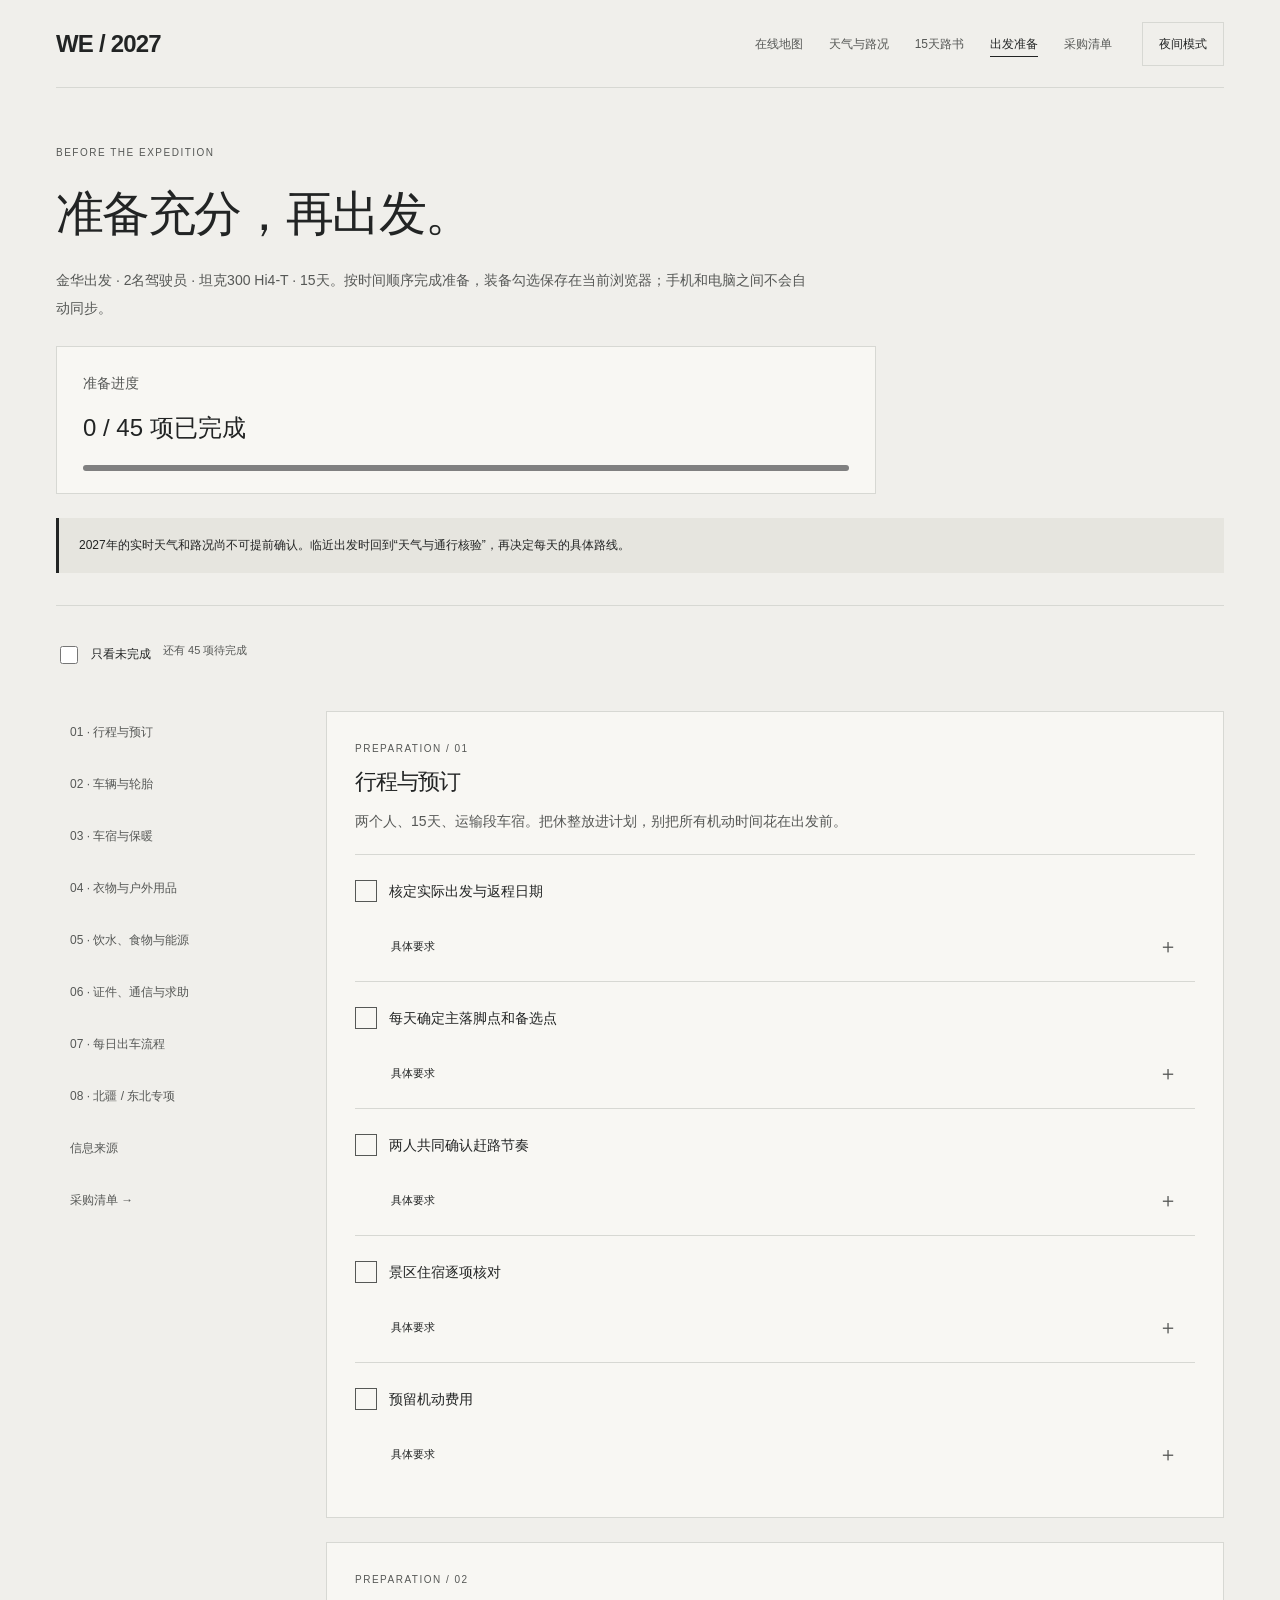
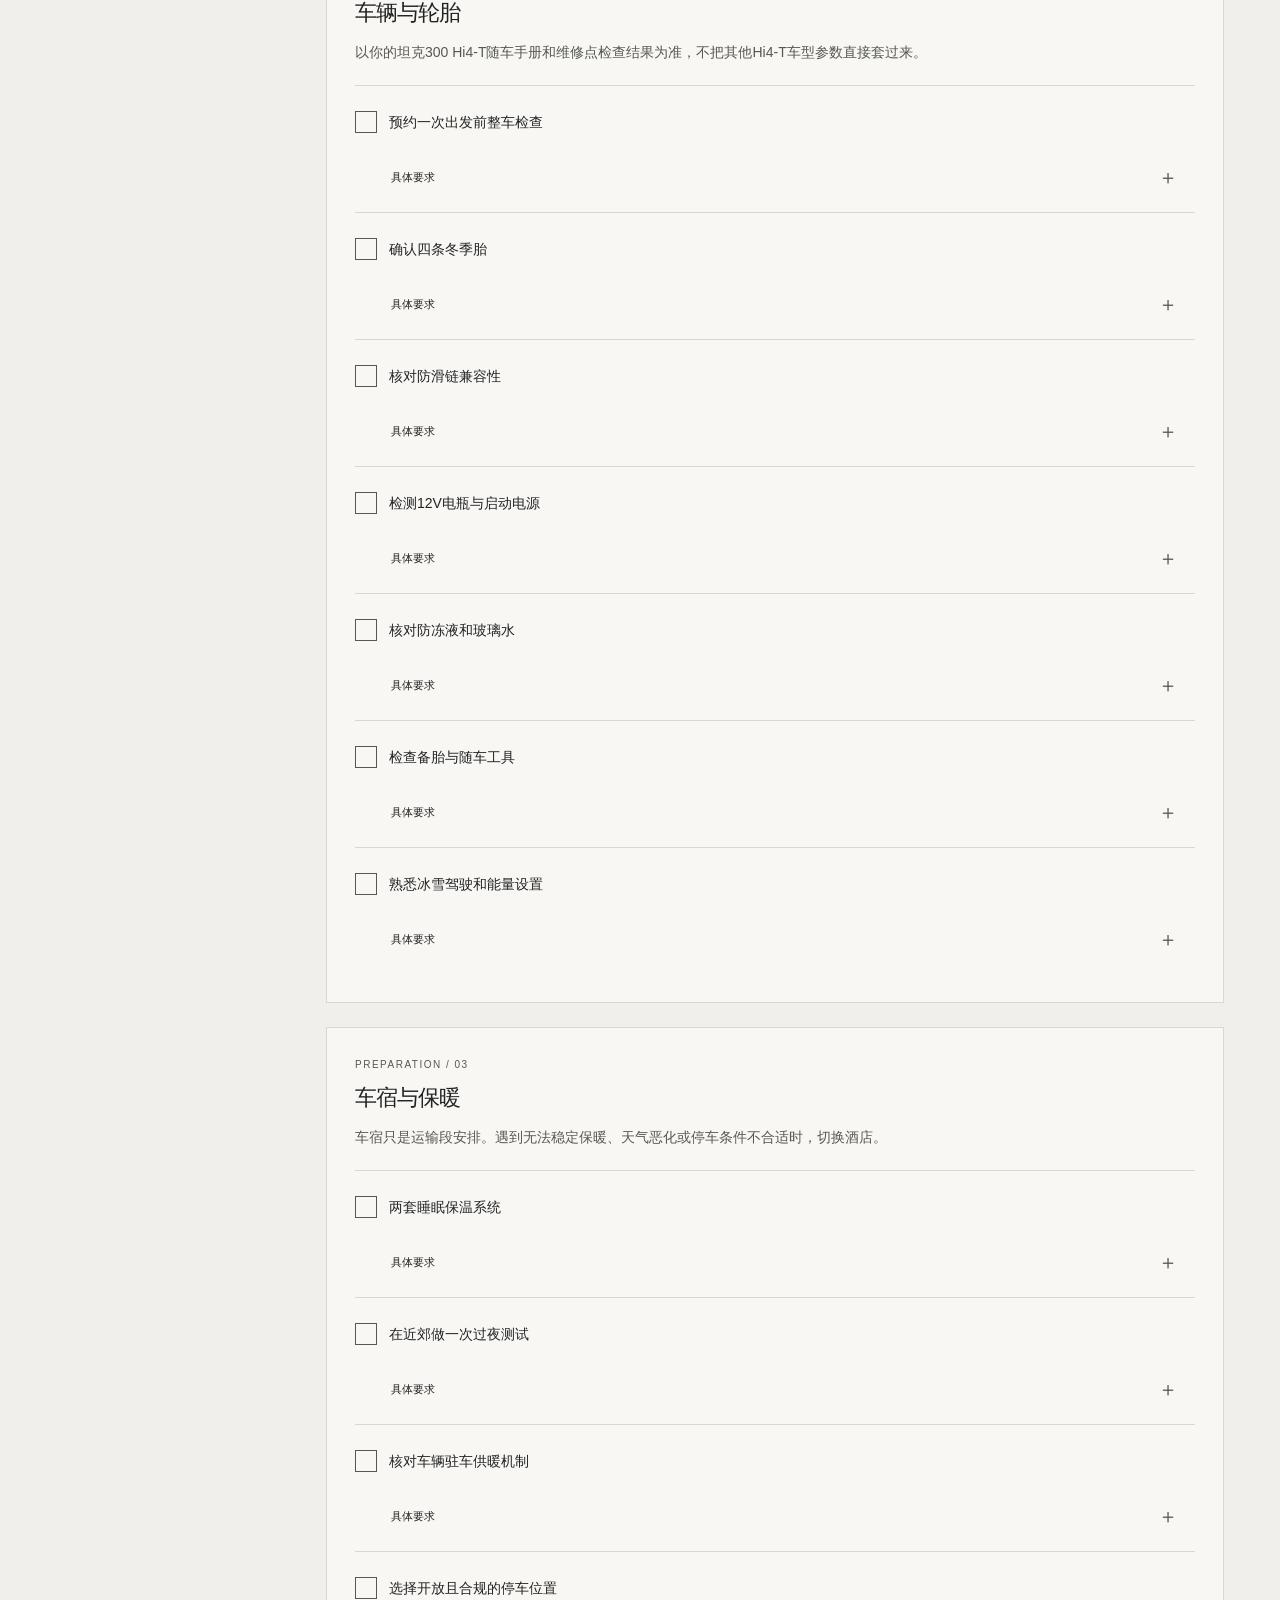
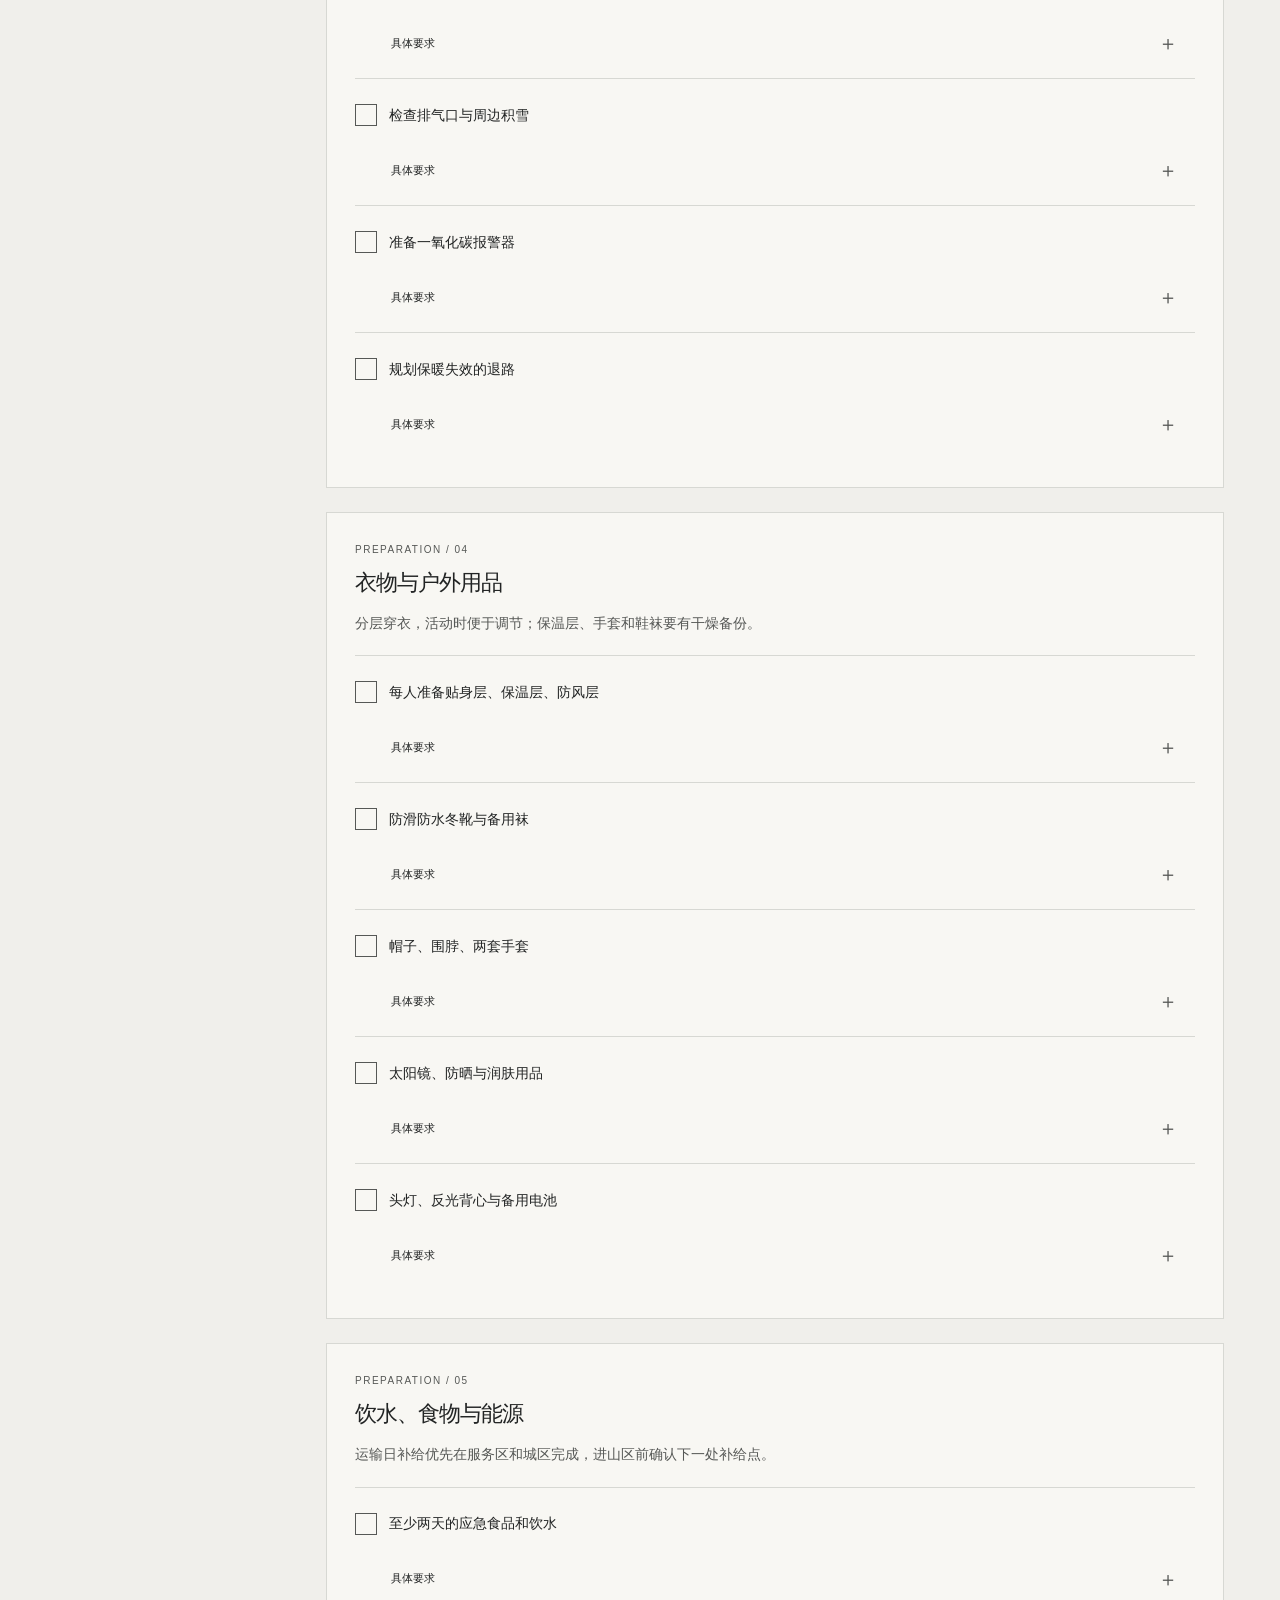
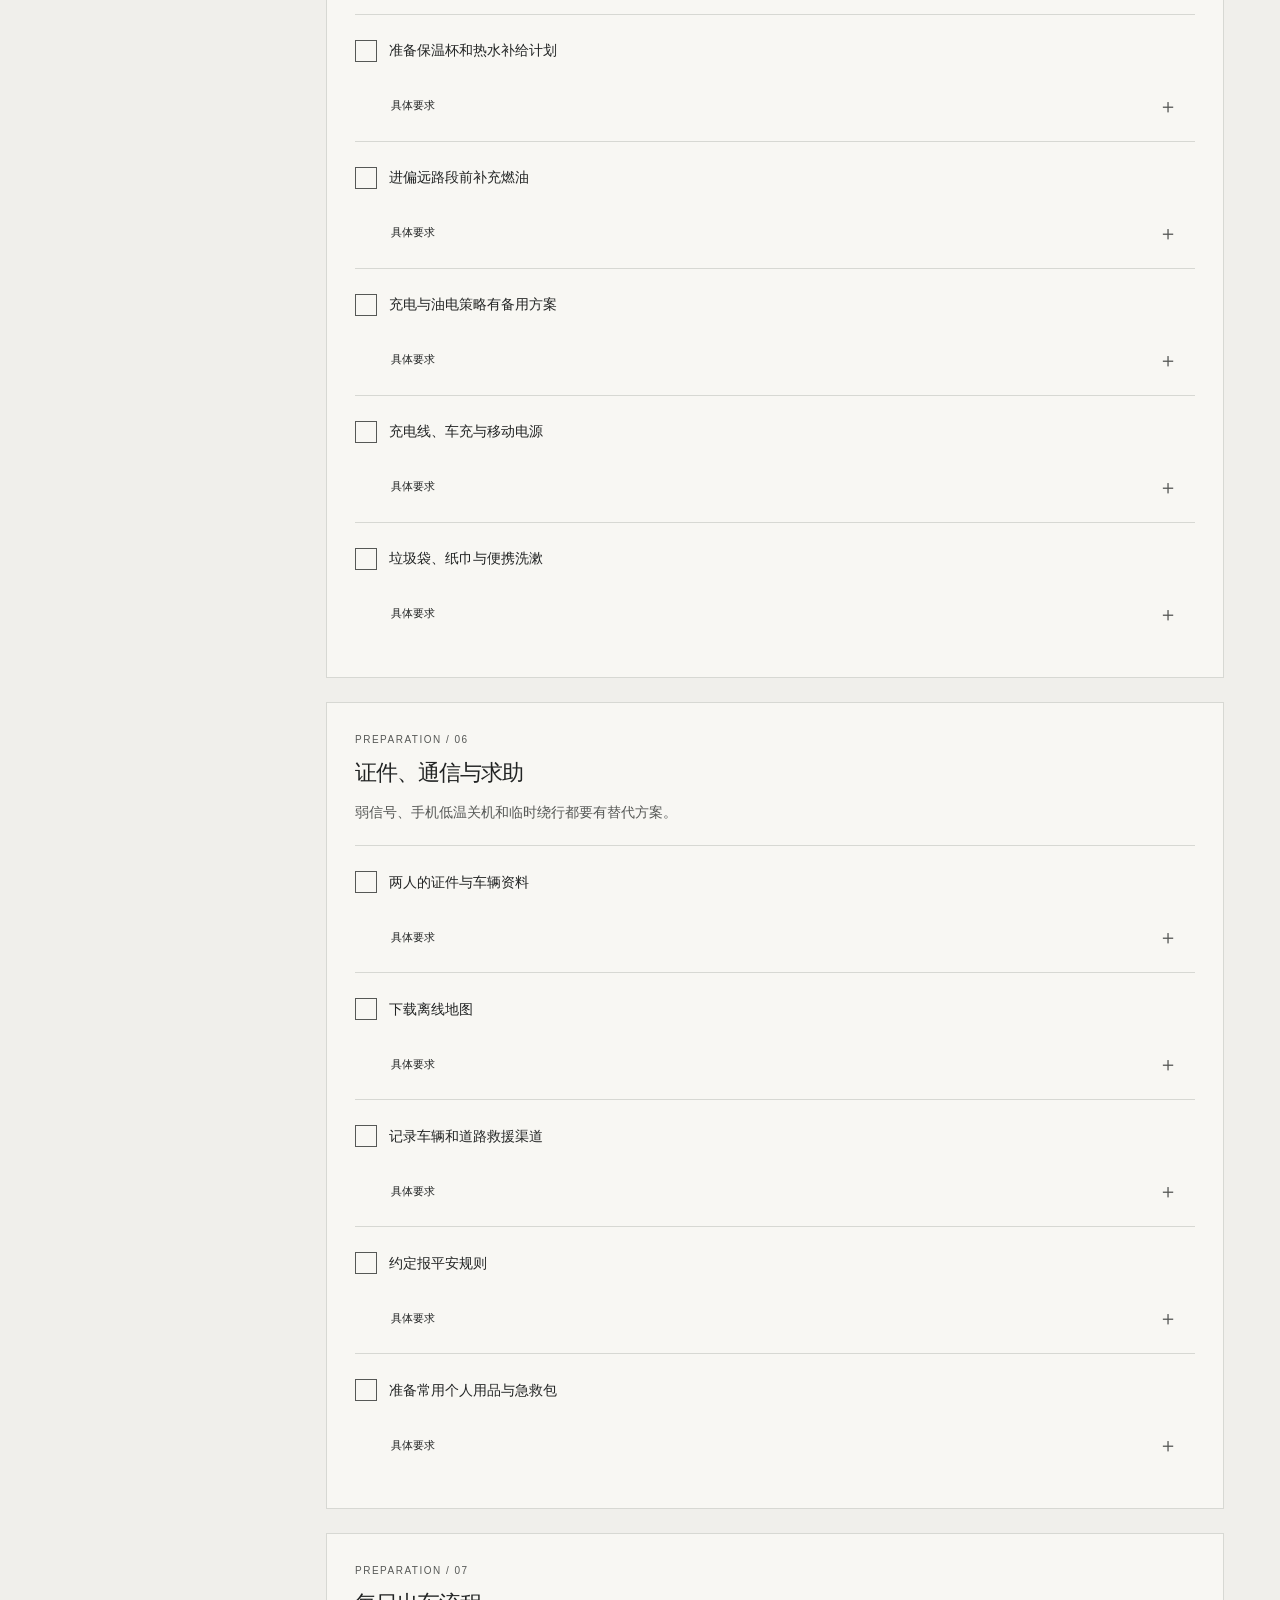
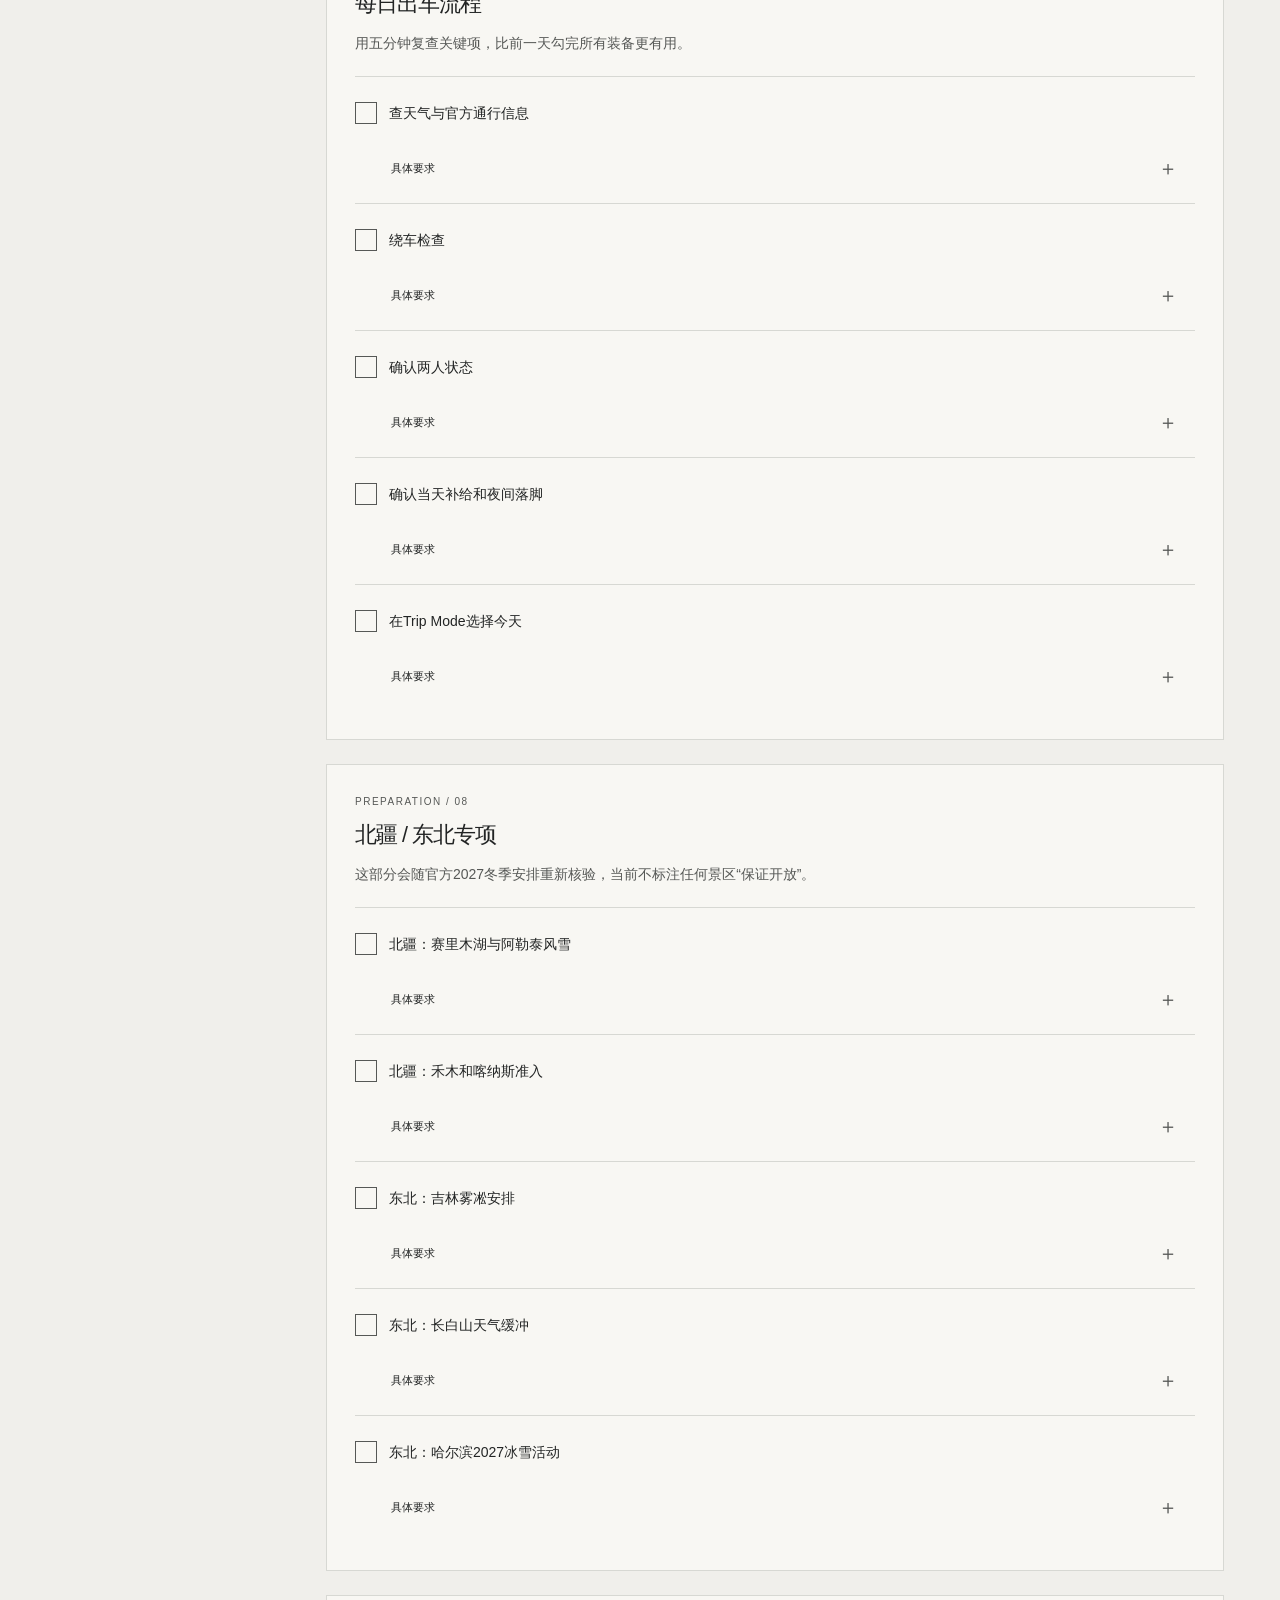
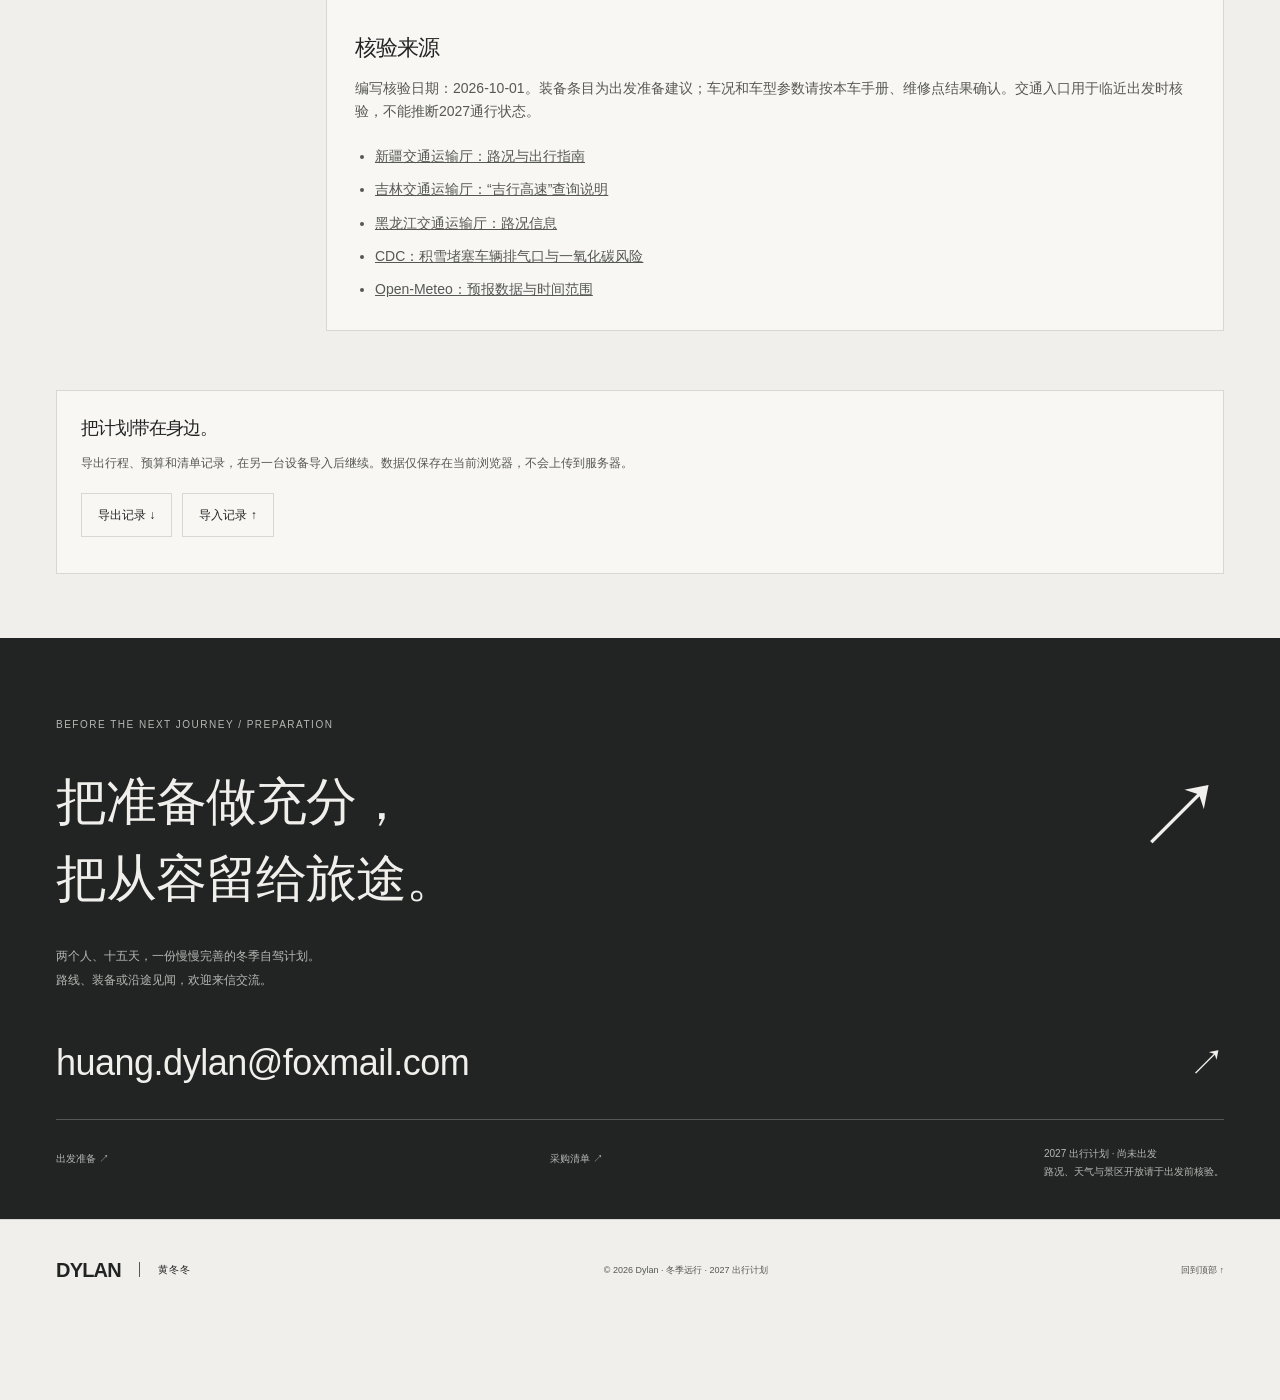
<file: prepare.html>
<!DOCTYPE html>
<html lang="zh-CN">
<head>
<meta charset="UTF-8" />
<meta name="viewport" content="width=device-width, initial-scale=1.0" />
<meta name="description" content="Winter Expedition 2027 · 金华出发，北疆与东北双路线，15天冬季自驾路书、Trip Mode与坦克300 Hi4-T出发检查。" />
<title>出发准备 · Winter Expedition 2027</title>
<link rel="stylesheet" href="./vendor/leaflet.css"><link rel="stylesheet" href="./expedition.css">
<script src="./theme.js?v=62fed0d8c7ee"></script><script src="./navigation.js?v=a35bf11ab918" defer></script>
<link rel="stylesheet" href="./portfolio-theme.css?v=317485df8f6e">
<link rel="icon" href="./assets/favicon.svg?v=b72dc2a48f" type="image/svg+xml">
<link rel="icon" href="./favicon.ico?v=b72dc2a48f" sizes="any">
<link rel="apple-touch-icon" href="./assets/apple-touch-icon.png?v=b72dc2a48f">
<link rel="stylesheet" href="./design-system.css?v=2545f2cd2861">
<link rel="stylesheet" href="./site-outro.css?v=light-night-20261104">
</head><body class="roadbook-outro"><div class="shell" id="page-top"><nav class="site-nav" aria-label="主导航"><a class="brand" href="./index.html" aria-label="Winter Expedition 2027 首页">WE / 2027</a><div class="nav-actions"><button class="close theme-toggle" type="button" data-theme-toggle aria-label="切换到日间模式" aria-pressed="false">日间模式</button><button class="nav-menu-toggle" type="button" aria-expanded="false" aria-controls="siteNavLinks"><span class="nav-menu-icon" aria-hidden="true"></span><span>菜单</span></button></div><div class="nav-links" id="siteNavLinks"><a href="./index.html#overview">在线地图</a><a href="./index.html#conditions">天气与路况</a><a href="./index.html#roadbook">15天路书</a><a href="./prepare.html" aria-current="page">出发准备</a><a href="./shopping.html">采购清单</a></div></nav><header class="prepare-head"><div class="kicker">BEFORE THE EXPEDITION</div><h1>准备充分，再出发。</h1><p>金华出发 · 2名驾驶员 · 坦克300 Hi4-T · 15天。按时间顺序完成准备，装备勾选保存在当前浏览器；手机和电脑之间不会自动同步。</p><div class="prep-progress"><span class="prep-progress-label">准备进度</span><strong id="prepCount">0 / 45 项已完成</strong><progress id="prepProgress" max="45" value="0" aria-label="准备事项完成进度"></progress></div><div class="notice">2027年的实时天气和路况尚不可提前确认。临近出发时回到“天气与通行核验”，再决定每天的具体路线。</div></header><div class="prep-layout"><aside class="prep-nav" aria-label="准备目录"><a href="#plan">01 · 行程与预订</a><a href="#vehicle">02 · 车辆与轮胎</a><a href="#sleep">03 · 车宿与保暖</a><a href="#clothing">04 · 衣物与户外用品</a><a href="#supplies">05 · 饮水、食物与能源</a><a href="#documents">06 · 证件、通信与求助</a><a href="#daily">07 · 每日出车流程</a><a href="#routes">08 · 北疆 / 东北专项</a><a href="#sources">信息来源</a><a href="./shopping.html">采购清单 →</a></aside><main><section id="plan" class="card prep-section"><div class="kicker">PREPARATION / 01</div><h2>行程与预订</h2><p class="intro">两个人、15天、运输段车宿。把休整放进计划，别把所有机动时间花在出发前。</p><div class="check prep-item"><label class="prep-item-title" for="prep-plan-0"><input id="prep-plan-0" type="checkbox" data-prep="plan-0"><strong>核定实际出发与返程日期</strong></label><details class="prep-item-detail"><summary>具体要求</summary><p>以最终年假安排为准；2027春节交通与景区政策待发布后再核对，不套用2026年的免费时段或门票安排。</p></details></div><div class="check prep-item"><label class="prep-item-title" for="prep-plan-1"><input id="prep-plan-1" type="checkbox" data-prep="plan-1"><strong>每天确定主落脚点和备选点</strong></label><details class="prep-item-detail"><summary>具体要求</summary><p>运输日选择正规服务区；准备一个可临时入住的城区酒店。备选位置写进离线地图。</p></details></div><div class="check prep-item"><label class="prep-item-title" for="prep-plan-2"><input id="prep-plan-2" type="checkbox" data-prep="plan-2"><strong>两人共同确认赶路节奏</strong></label><details class="prep-item-detail"><summary>具体要求</summary><p>轮换不等于可以无限延长驾驶；疲劳、视线差或降雪加剧时优先停止推进。</p></details></div><div class="check prep-item"><label class="prep-item-title" for="prep-plan-3"><input id="prep-plan-3" type="checkbox" data-prep="plan-3"><strong>景区住宿逐项核对</strong></label><details class="prep-item-detail"><summary>具体要求</summary><p>确认暖气、停车、到达时间和取消条款；禾木/喀纳斯、长白山另查冬季车辆准入和接驳安排。</p></details></div><div class="check prep-item"><label class="prep-item-title" for="prep-plan-4"><input id="prep-plan-4" type="checkbox" data-prep="plan-4"><strong>预留机动费用</strong></label><details class="prep-item-detail"><summary>具体要求</summary><p>除燃油、过路费、住宿、门票与餐饮，留出临时多住、车辆救援和调整路线的预算。</p></details></div></section><section id="vehicle" class="card prep-section"><div class="kicker">PREPARATION / 02</div><h2>车辆与轮胎</h2><p class="intro">以你的坦克300 Hi4-T随车手册和维修点检查结果为准，不把其他Hi4-T车型参数直接套过来。</p><div class="check prep-item"><label class="prep-item-title" for="prep-vehicle-0"><input id="prep-vehicle-0" type="checkbox" data-prep="vehicle-0"><strong>预约一次出发前整车检查</strong></label><details class="prep-item-detail"><summary>具体要求</summary><p>检查制动、灯光、雨刷、底盘、油液与保养周期；把已知故障先处理完。</p></details></div><div class="check prep-item"><label class="prep-item-title" for="prep-vehicle-1"><input id="prep-vehicle-1" type="checkbox" data-prep="vehicle-1"><strong>确认四条冬季胎</strong></label><details class="prep-item-detail"><summary>具体要求</summary><p>核对尺寸、负载与速度级别、胎龄、损伤与花纹；冷态胎压按车辆标定和载荷要求设置。</p></details></div><div class="check prep-item"><label class="prep-item-title" for="prep-vehicle-2"><input id="prep-vehicle-2" type="checkbox" data-prep="vehicle-2"><strong>核对防滑链兼容性</strong></label><details class="prep-item-detail"><summary>具体要求</summary><p>确认轮胎尺寸和车辆允许安装的位置、轮拱间隙；出发前实际练习安装，遵守链具速度限制。</p></details></div><div class="check prep-item"><label class="prep-item-title" for="prep-vehicle-3"><input id="prep-vehicle-3" type="checkbox" data-prep="vehicle-3"><strong>检测12V电瓶与启动电源</strong></label><details class="prep-item-detail"><summary>具体要求</summary><p>低温启动电源按其说明书存放、充电和连接；确认搭电点位置。</p></details></div><div class="check prep-item"><label class="prep-item-title" for="prep-vehicle-4"><input id="prep-vehicle-4" type="checkbox" data-prep="vehicle-4"><strong>核对防冻液和玻璃水</strong></label><details class="prep-item-detail"><summary>具体要求</summary><p>冰点要适配预计沿线低温；请维修点确认车型兼容性，不混用不明液体。</p></details></div><div class="check prep-item"><label class="prep-item-title" for="prep-vehicle-5"><input id="prep-vehicle-5" type="checkbox" data-prep="vehicle-5"><strong>检查备胎与随车工具</strong></label><details class="prep-item-detail"><summary>具体要求</summary><p>核对备胎状态、千斤顶和扳手；练习安全停车及更换流程。雪铲、牵引装备固定牢靠。</p></details></div><div class="check prep-item"><label class="prep-item-title" for="prep-vehicle-6"><input id="prep-vehicle-6" type="checkbox" data-prep="vehicle-6"><strong>熟悉冰雪驾驶和能量设置</strong></label><details class="prep-item-detail"><summary>具体要求</summary><p>出发前在安全环境熟悉车辆模式；保电、驻车空调、外放电限制以本车手册为准。</p></details></div></section><section id="sleep" class="card prep-section"><div class="kicker">PREPARATION / 03</div><h2>车宿与保暖</h2><p class="intro">车宿只是运输段安排。遇到无法稳定保暖、天气恶化或停车条件不合适时，切换酒店。</p><div class="check prep-item"><label class="prep-item-title" for="prep-sleep-0"><input id="prep-sleep-0" type="checkbox" data-prep="sleep-0"><strong>两套睡眠保温系统</strong></label><details class="prep-item-detail"><summary>具体要求</summary><p>睡袋按舒适温标选择，配保温垫、帽子和干燥衣物；保暖不能只依赖车辆空调。</p></details></div><div class="check prep-item"><label class="prep-item-title" for="prep-sleep-1"><input id="prep-sleep-1" type="checkbox" data-prep="sleep-1"><strong>在近郊做一次过夜测试</strong></label><details class="prep-item-detail"><summary>具体要求</summary><p>先验证两人躺卧空间、窗户遮挡、冷凝水、实际耗电与取物路径，再决定长途怎么布置。</p></details></div><div class="check prep-item"><label class="prep-item-title" for="prep-sleep-2"><input id="prep-sleep-2" type="checkbox" data-prep="sleep-2"><strong>核对车辆驻车供暖机制</strong></label><details class="prep-item-detail"><summary>具体要求</summary><p>向本车手册或厂家确认发动机会否自动启动、低电量行为与驻车空调限制，不能假设整夜纯电运行。</p></details></div><div class="check prep-item"><label class="prep-item-title" for="prep-sleep-3"><input id="prep-sleep-3" type="checkbox" data-prep="sleep-3"><strong>选择开放且合规的停车位置</strong></label><details class="prep-item-detail"><summary>具体要求</summary><p>确认服务区允许停留；避开封闭空间、积雪围挡、应急车道、道路肩部和可能堵塞出入口的位置。</p></details></div><div class="check prep-item"><label class="prep-item-title" for="prep-sleep-4"><input id="prep-sleep-4" type="checkbox" data-prep="sleep-4"><strong>检查排气口与周边积雪</strong></label><details class="prep-item-detail"><summary>具体要求</summary><p>积雪堵住排气口可能造成一氧化碳进入车内；持续降雪时尤其不能只检查一次就整夜依赖发动机供暖。</p></details></div><div class="check prep-item"><label class="prep-item-title" for="prep-sleep-5"><input id="prep-sleep-5" type="checkbox" data-prep="sleep-5"><strong>准备一氧化碳报警器</strong></label><details class="prep-item-detail"><summary>具体要求</summary><p>核对设备电池、适用温度和自检功能。报警器是补充防护，不能保证运行发动机过夜安全。车内不使用明火、炭火或燃气炉。</p></details></div><div class="check prep-item"><label class="prep-item-title" for="prep-sleep-6"><input id="prep-sleep-6" type="checkbox" data-prep="sleep-6"><strong>规划保暖失效的退路</strong></label><details class="prep-item-detail"><summary>具体要求</summary><p>提前找附近酒店和服务区室内休息点；保暖系统出问题就结束车宿，不把睡袋当作极端天气通行许可。</p></details></div></section><section id="clothing" class="card prep-section"><div class="kicker">PREPARATION / 04</div><h2>衣物与户外用品</h2><p class="intro">分层穿衣，活动时便于调节；保温层、手套和鞋袜要有干燥备份。</p><div class="check prep-item"><label class="prep-item-title" for="prep-clothing-0"><input id="prep-clothing-0" type="checkbox" data-prep="clothing-0"><strong>每人准备贴身层、保温层、防风层</strong></label><details class="prep-item-detail"><summary>具体要求</summary><p>按预计气温与活动时间组合，不靠单件厚衣服完成所有场景。</p></details></div><div class="check prep-item"><label class="prep-item-title" for="prep-clothing-1"><input id="prep-clothing-1" type="checkbox" data-prep="clothing-1"><strong>防滑防水冬靴与备用袜</strong></label><details class="prep-item-detail"><summary>具体要求</summary><p>提前试穿磨合；干燥袜与手套单独装防水袋。</p></details></div><div class="check prep-item"><label class="prep-item-title" for="prep-clothing-2"><input id="prep-clothing-2" type="checkbox" data-prep="clothing-2"><strong>帽子、围脖、两套手套</strong></label><details class="prep-item-detail"><summary>具体要求</summary><p>保留一副方便操作手机、装链和补给的手套；接触金属时保护皮肤。</p></details></div><div class="check prep-item"><label class="prep-item-title" for="prep-clothing-3"><input id="prep-clothing-3" type="checkbox" data-prep="clothing-3"><strong>太阳镜、防晒与润肤用品</strong></label><details class="prep-item-detail"><summary>具体要求</summary><p>雪地反光强，户外观景别忽略眼部和皮肤防护。</p></details></div><div class="check prep-item"><label class="prep-item-title" for="prep-clothing-4"><input id="prep-clothing-4" type="checkbox" data-prep="clothing-4"><strong>头灯、反光背心与备用电池</strong></label><details class="prep-item-detail"><summary>具体要求</summary><p>夜间取物和停车处理需要照明；拍摄与照明电池按说明书做好低温保护。</p></details></div></section><section id="supplies" class="card prep-section"><div class="kicker">PREPARATION / 05</div><h2>饮水、食物与能源</h2><p class="intro">运输日补给优先在服务区和城区完成，进山区前确认下一处补给点。</p><div class="check prep-item"><label class="prep-item-title" for="prep-supplies-0"><input id="prep-supplies-0" type="checkbox" data-prep="supplies-0"><strong>至少两天的应急食品和饮水</strong></label><details class="prep-item-detail"><summary>具体要求</summary><p>两个人分别核对数量；选容易直接食用的食品。饮水放保温环境，别把所有水都留在容易冻住的储物处。</p></details></div><div class="check prep-item"><label class="prep-item-title" for="prep-supplies-1"><input id="prep-supplies-1" type="checkbox" data-prep="supplies-1"><strong>准备保温杯和热水补给计划</strong></label><details class="prep-item-detail"><summary>具体要求</summary><p>在服务区补热水；不在车内开炉烧水。</p></details></div><div class="check prep-item"><label class="prep-item-title" for="prep-supplies-2"><input id="prep-supplies-2" type="checkbox" data-prep="supplies-2"><strong>进偏远路段前补充燃油</strong></label><details class="prep-item-detail"><summary>具体要求</summary><p>核对加油站营业、下一处补给距离；不把最低油量或纯电续航当作冬季极限保证。</p></details></div><div class="check prep-item"><label class="prep-item-title" for="prep-supplies-3"><input id="prep-supplies-3" type="checkbox" data-prep="supplies-3"><strong>充电与油电策略有备用方案</strong></label><details class="prep-item-detail"><summary>具体要求</summary><p>核对充电站是否可用、接口与运营时段；低温下实际续航变化大，保留燃油与电量余量。</p></details></div><div class="check prep-item"><label class="prep-item-title" for="prep-supplies-4"><input id="prep-supplies-4" type="checkbox" data-prep="supplies-4"><strong>充电线、车充与移动电源</strong></label><details class="prep-item-detail"><summary>具体要求</summary><p>两部手机、相机和照明分开补能；外放电设备不超过本车允许功率。</p></details></div><div class="check prep-item"><label class="prep-item-title" for="prep-supplies-5"><input id="prep-supplies-5" type="checkbox" data-prep="supplies-5"><strong>垃圾袋、纸巾与便携洗漱</strong></label><details class="prep-item-detail"><summary>具体要求</summary><p>服务区车宿时保持环境整洁；提前确认厕所、热水和室内开放时间。</p></details></div></section><section id="documents" class="card prep-section"><div class="kicker">PREPARATION / 06</div><h2>证件、通信与求助</h2><p class="intro">弱信号、手机低温关机和临时绕行都要有替代方案。</p><div class="check prep-item"><label class="prep-item-title" for="prep-documents-0"><input id="prep-documents-0" type="checkbox" data-prep="documents-0"><strong>两人的证件与车辆资料</strong></label><details class="prep-item-detail"><summary>具体要求</summary><p>身份证、驾驶证、行驶证、保单与必要授权备齐；电子副本离线保存，纸质信息分开放。</p></details></div><div class="check prep-item"><label class="prep-item-title" for="prep-documents-1"><input id="prep-documents-1" type="checkbox" data-prep="documents-1"><strong>下载离线地图</strong></label><details class="prep-item-detail"><summary>具体要求</summary><p>提前下载运输段与目的地区域；保存酒店、加油站、服务区和备选停车点。</p></details></div><div class="check prep-item"><label class="prep-item-title" for="prep-documents-2"><input id="prep-documents-2" type="checkbox" data-prep="documents-2"><strong>记录车辆和道路救援渠道</strong></label><details class="prep-item-detail"><summary>具体要求</summary><p>把保险救援、厂家服务、沿线高速运营方电话保存到两部手机；新疆高速救援12122，交通咨询12328。</p></details></div><div class="check prep-item"><label class="prep-item-title" for="prep-documents-3"><input id="prep-documents-3" type="checkbox" data-prep="documents-3"><strong>约定报平安规则</strong></label><details class="prep-item-detail"><summary>具体要求</summary><p>向家人共享当日目标与预计抵达时间；弱信号前说明下一次联系时间，不依赖持续在线定位。</p></details></div><div class="check prep-item"><label class="prep-item-title" for="prep-documents-4"><input id="prep-documents-4" type="checkbox" data-prep="documents-4"><strong>准备常用个人用品与急救包</strong></label><details class="prep-item-detail"><summary>具体要求</summary><p>带上本人常用物品、清洁包扎用品；有特定健康需要时提前向专业人员确认长途与低温安排。</p></details></div></section><section id="daily" class="card prep-section"><div class="kicker">PREPARATION / 07</div><h2>每日出车流程</h2><p class="intro">用五分钟复查关键项，比前一天勾完所有装备更有用。</p><div class="check prep-item"><label class="prep-item-title" for="prep-daily-0"><input id="prep-daily-0" type="checkbox" data-prep="daily-0"><strong>查天气与官方通行信息</strong></label><details class="prep-item-detail"><summary>具体要求</summary><p>看下一段目的地天气、降雪、阵风和日落时间；从官方渠道核对高速、支线与景区准入。</p></details></div><div class="check prep-item"><label class="prep-item-title" for="prep-daily-1"><input id="prep-daily-1" type="checkbox" data-prep="daily-1"><strong>绕车检查</strong></label><details class="prep-item-detail"><summary>具体要求</summary><p>观察轮胎、漏液、灯光、窗玻璃和排气口；清除影响视野与行车的积雪。</p></details></div><div class="check prep-item"><label class="prep-item-title" for="prep-daily-2"><input id="prep-daily-2" type="checkbox" data-prep="daily-2"><strong>确认两人状态</strong></label><details class="prep-item-detail"><summary>具体要求</summary><p>任何一人困倦、身体不适或不愿继续时，先休整再决定，不用完成天数作为推进理由。</p></details></div><div class="check prep-item"><label class="prep-item-title" for="prep-daily-3"><input id="prep-daily-3" type="checkbox" data-prep="daily-3"><strong>确认当天补给和夜间落脚</strong></label><details class="prep-item-detail"><summary>具体要求</summary><p>确定加油、餐饮、休息与备选酒店的位置；能见度差时提前收车。</p></details></div><div class="check prep-item"><label class="prep-item-title" for="prep-daily-4"><input id="prep-daily-4" type="checkbox" data-prep="daily-4"><strong>在Trip Mode选择今天</strong></label><details class="prep-item-detail"><summary>具体要求</summary><p>确认路线、预计里程和落脚安排；原型公里数为估算，执行以当天导航为准。</p></details></div></section><section id="routes" class="card prep-section"><div class="kicker">PREPARATION / 08</div><h2>北疆 / 东北专项</h2><p class="intro">这部分会随官方2027冬季安排重新核验，当前不标注任何景区“保证开放”。</p><div class="check prep-item"><label class="prep-item-title" for="prep-routes-0"><input id="prep-routes-0" type="checkbox" data-prep="routes-0"><strong>北疆：赛里木湖与阿勒泰风雪</strong></label><details class="prep-item-detail"><summary>具体要求</summary><p>重点核对G30、G3014、山区支线和景区交通组织；湖区、开阔地的强风不只影响体感，也会影响驾驶。</p></details></div><div class="check prep-item"><label class="prep-item-title" for="prep-routes-1"><input id="prep-routes-1" type="checkbox" data-prep="routes-1"><strong>北疆：禾木和喀纳斯准入</strong></label><details class="prep-item-detail"><summary>具体要求</summary><p>核对是否允许社会车辆、是否需要换乘、雪胎或防滑链要求、停车与住宿可达性。</p></details></div><div class="check prep-item"><label class="prep-item-title" for="prep-routes-2"><input id="prep-routes-2" type="checkbox" data-prep="routes-2"><strong>东北：吉林雾凇安排</strong></label><details class="prep-item-detail"><summary>具体要求</summary><p>雾凇不是每日保证出现；把观景与休整结合，前一晚查天气再决定早晨是否出门。</p></details></div><div class="check prep-item"><label class="prep-item-title" for="prep-routes-3"><input id="prep-routes-3" type="checkbox" data-prep="routes-3"><strong>东北：长白山天气缓冲</strong></label><details class="prep-item-detail"><summary>具体要求</summary><p>留出景区临时关闭时的室内、温泉或城区休整方案；当天开放公告优先于已购票计划。</p></details></div><div class="check prep-item"><label class="prep-item-title" for="prep-routes-4"><input id="prep-routes-4" type="checkbox" data-prep="routes-4"><strong>东北：哈尔滨2027冰雪活动</strong></label><details class="prep-item-detail"><summary>具体要求</summary><p>待2027活动公布后再核对票务、开放时段、接驳和停车，不沿用2026图片中的场地安排。</p></details></div></section><section class="card prep-section" id="sources"><h2>核验来源</h2><p class="intro">编写核验日期：2026-10-01。装备条目为出发准备建议；车况和车型参数请按本车手册、维修点结果确认。交通入口用于临近出发时核验，不能推断2027通行状态。</p><ul class="source-list"><li><a href="https://jtyst.xinjiang.gov.cn/" target="_blank" rel="noopener">新疆交通运输厅：路况与出行指南</a></li><li><a href="https://jtyst.jl.gov.cn/zx_133250/jtyw/202311/t20231108_8832660.html" target="_blank" rel="noopener">吉林交通运输厅：“吉行高速”查询说明</a></li><li><a href="https://jt.hlj.gov.cn/jt/c105225/list.shtml" target="_blank" rel="noopener">黑龙江交通运输厅：路况信息</a></li><li><a href="https://www.cdc.gov/natural-disasters/psa-toolkit/clear-snow-from-tailpipes.html" target="_blank" rel="noopener">CDC：积雪堵塞车辆排气口与一氧化碳风险</a></li><li><a href="https://open-meteo.com/en/docs" target="_blank" rel="noopener">Open-Meteo：预报数据与时间范围</a></li></ul></section></main></div><div class="footer" hidden aria-hidden="true"></div></div><section class="site-outro" id="contact"><div class="outro-inner"><p class="eyebrow">BEFORE THE NEXT JOURNEY / PREPARATION</p><h2>把准备做充分，<br>把从容留给旅途。<span aria-hidden="true">↗</span></h2><p class="outro-lead">两个人、十五天，一份慢慢完善的冬季自驾计划。<br>路线、装备或沿途见闻，欢迎来信交流。</p><a class="outro-email" href="mailto:huang.dylan@foxmail.com">huang.dylan@foxmail.com <span aria-hidden="true">↗</span></a><div class="outro-meta"><a href="./prepare.html">出发准备 ↗</a><a href="./shopping.html">采购清单 ↗</a><span>2027 出行计划 · 尚未出发<br>路况、天气与景区开放请于出发前核验。</span></div></div></section><footer class="outro-footer"><div class="outro-footer__inner"><a class="outro-signature" href="https://www.suelr.com/">DYLAN<span>黄冬冬</span></a><p>© <span id="year">2026</span> Dylan · 冬季远行 · 2027 出行计划</p><a class="outro-top" href="#page-top">回到顶部 ↑</a></div></footer><script src="./prepare.js"></script><script src="./experience.js?v=1e01f81921ed"></script>
</body></html>
</file>
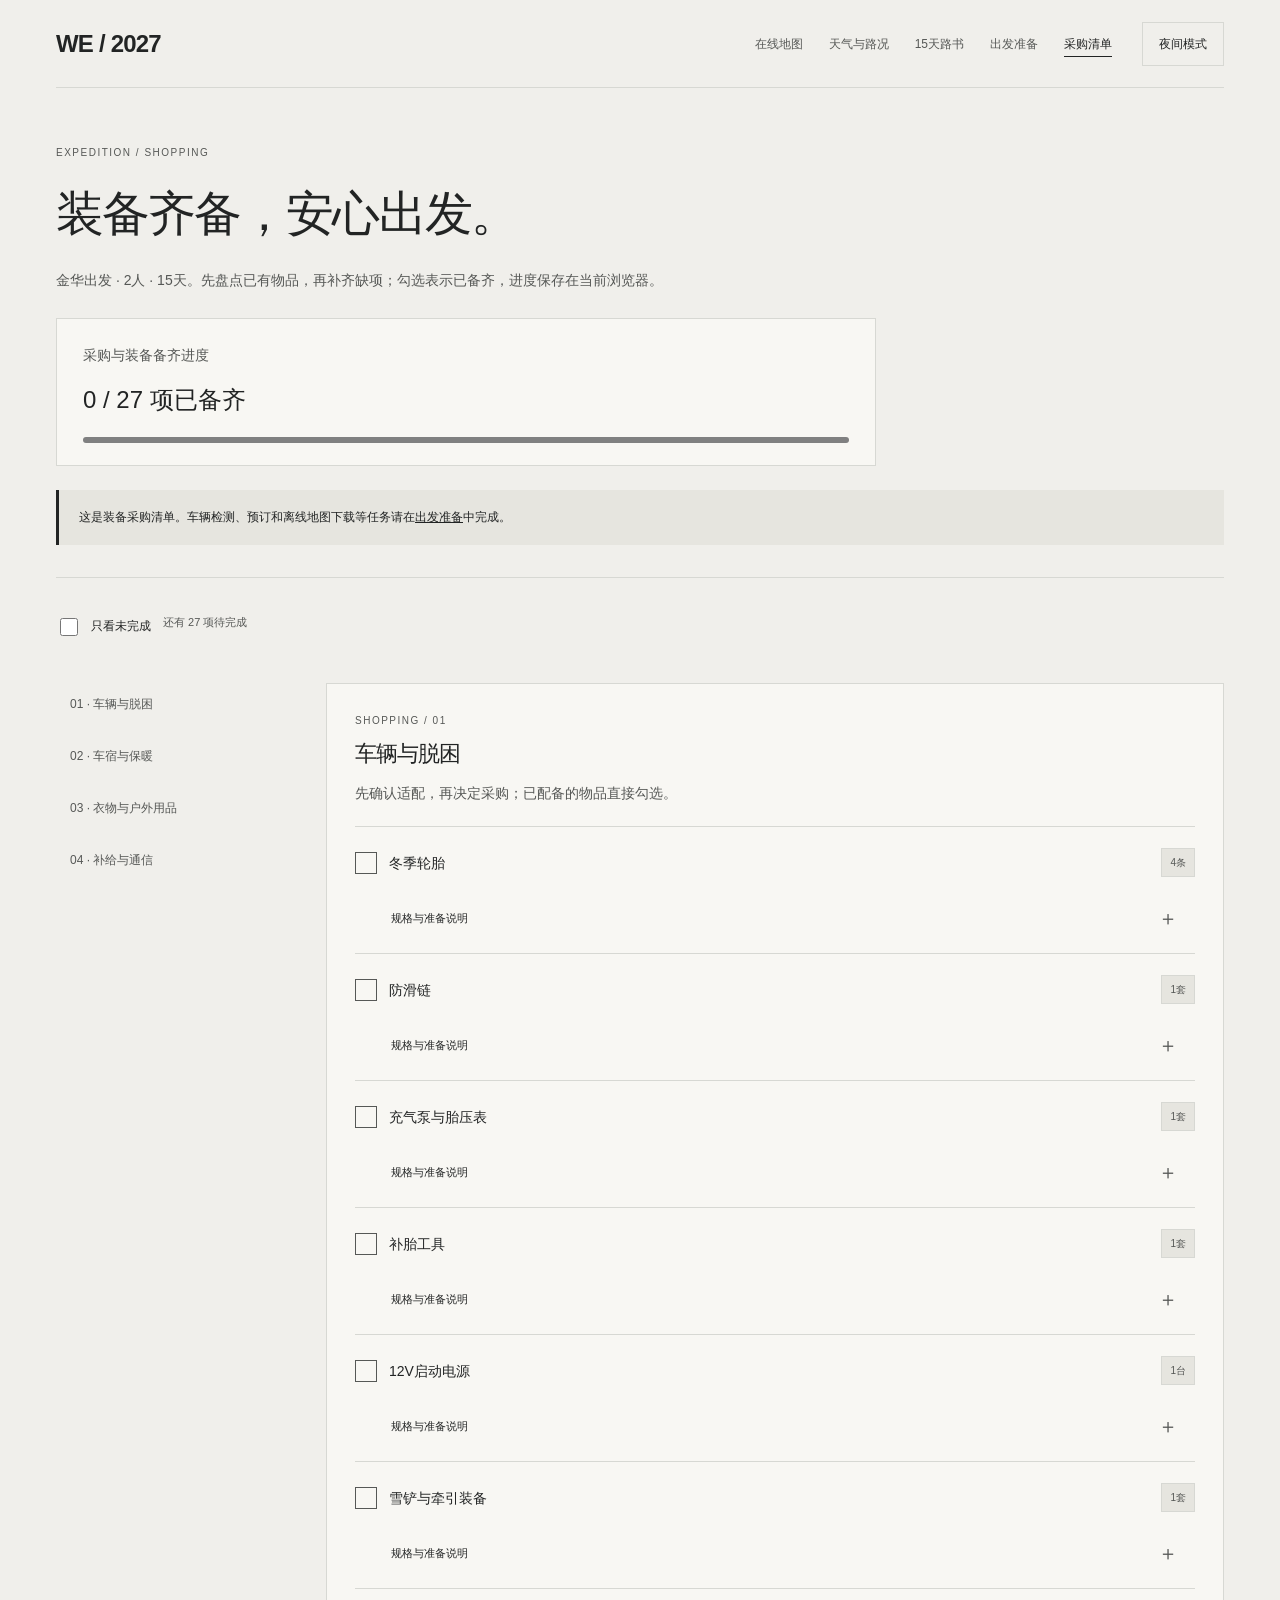
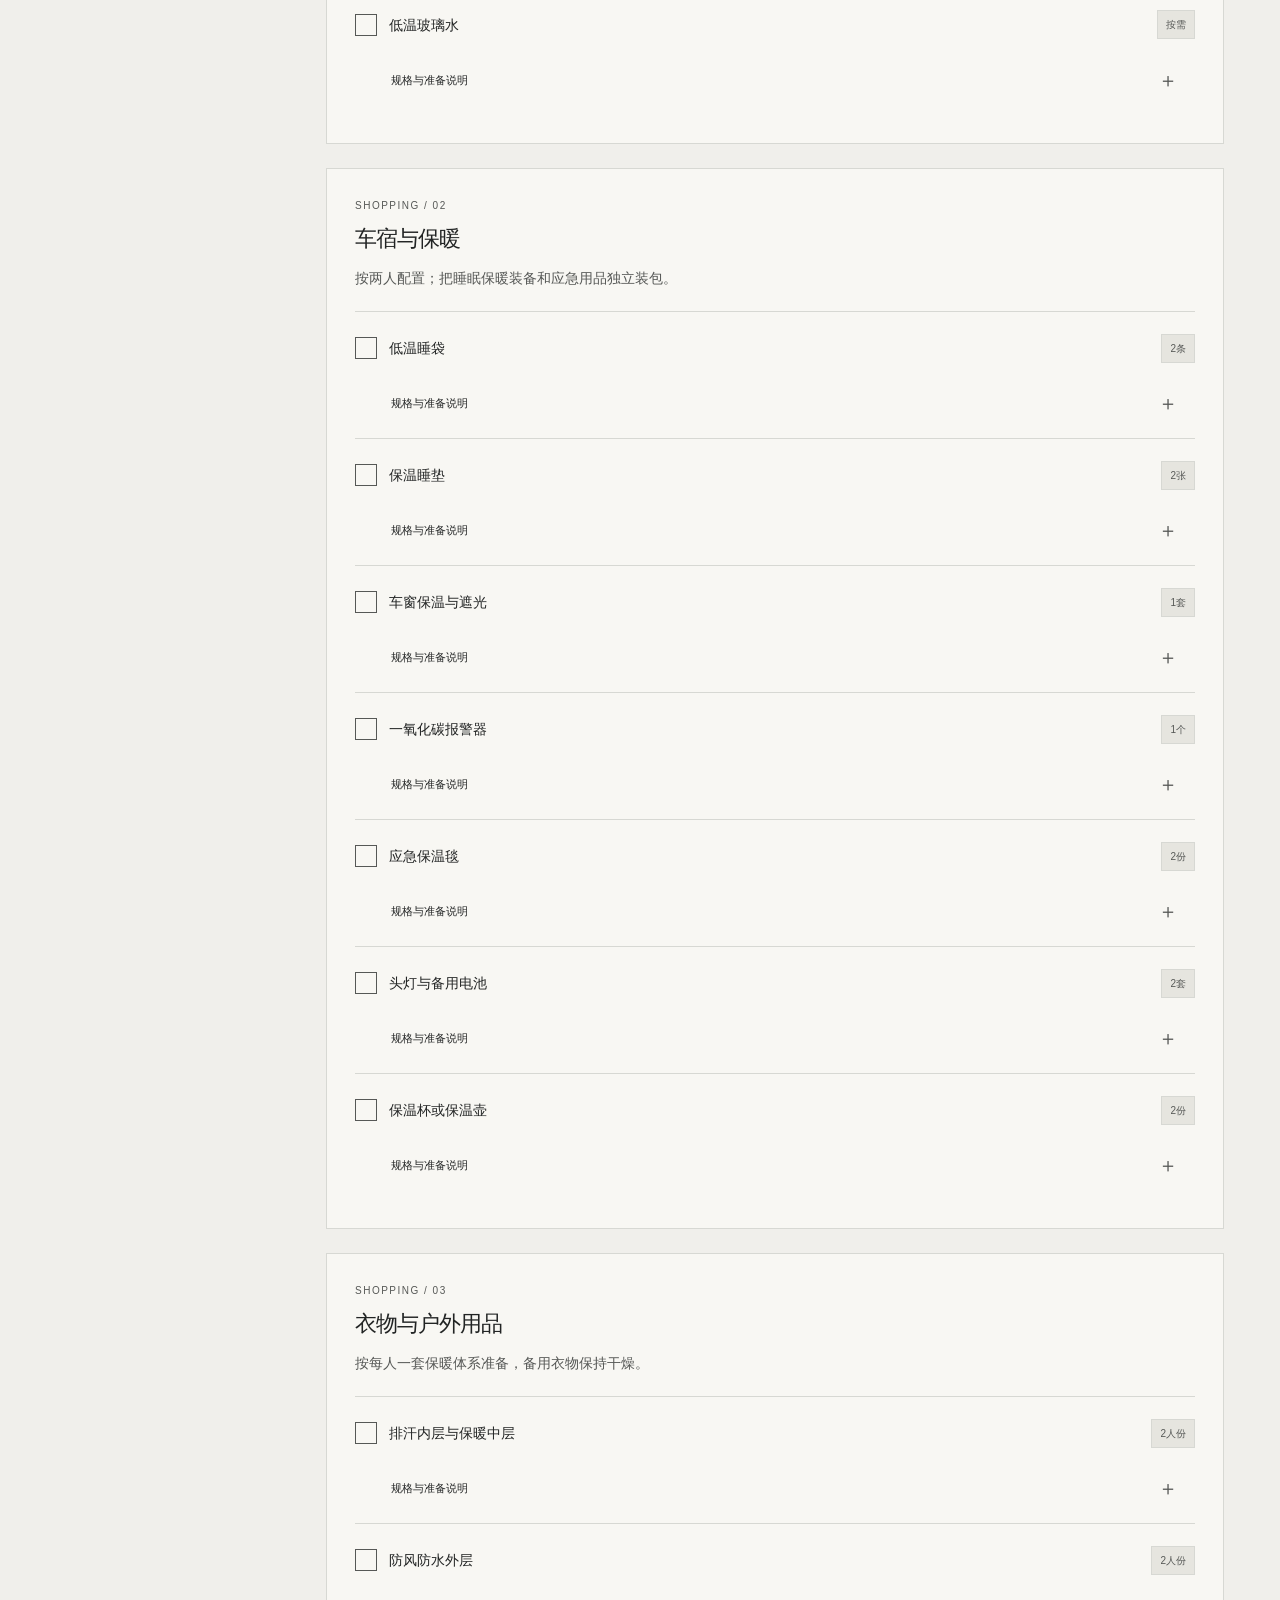
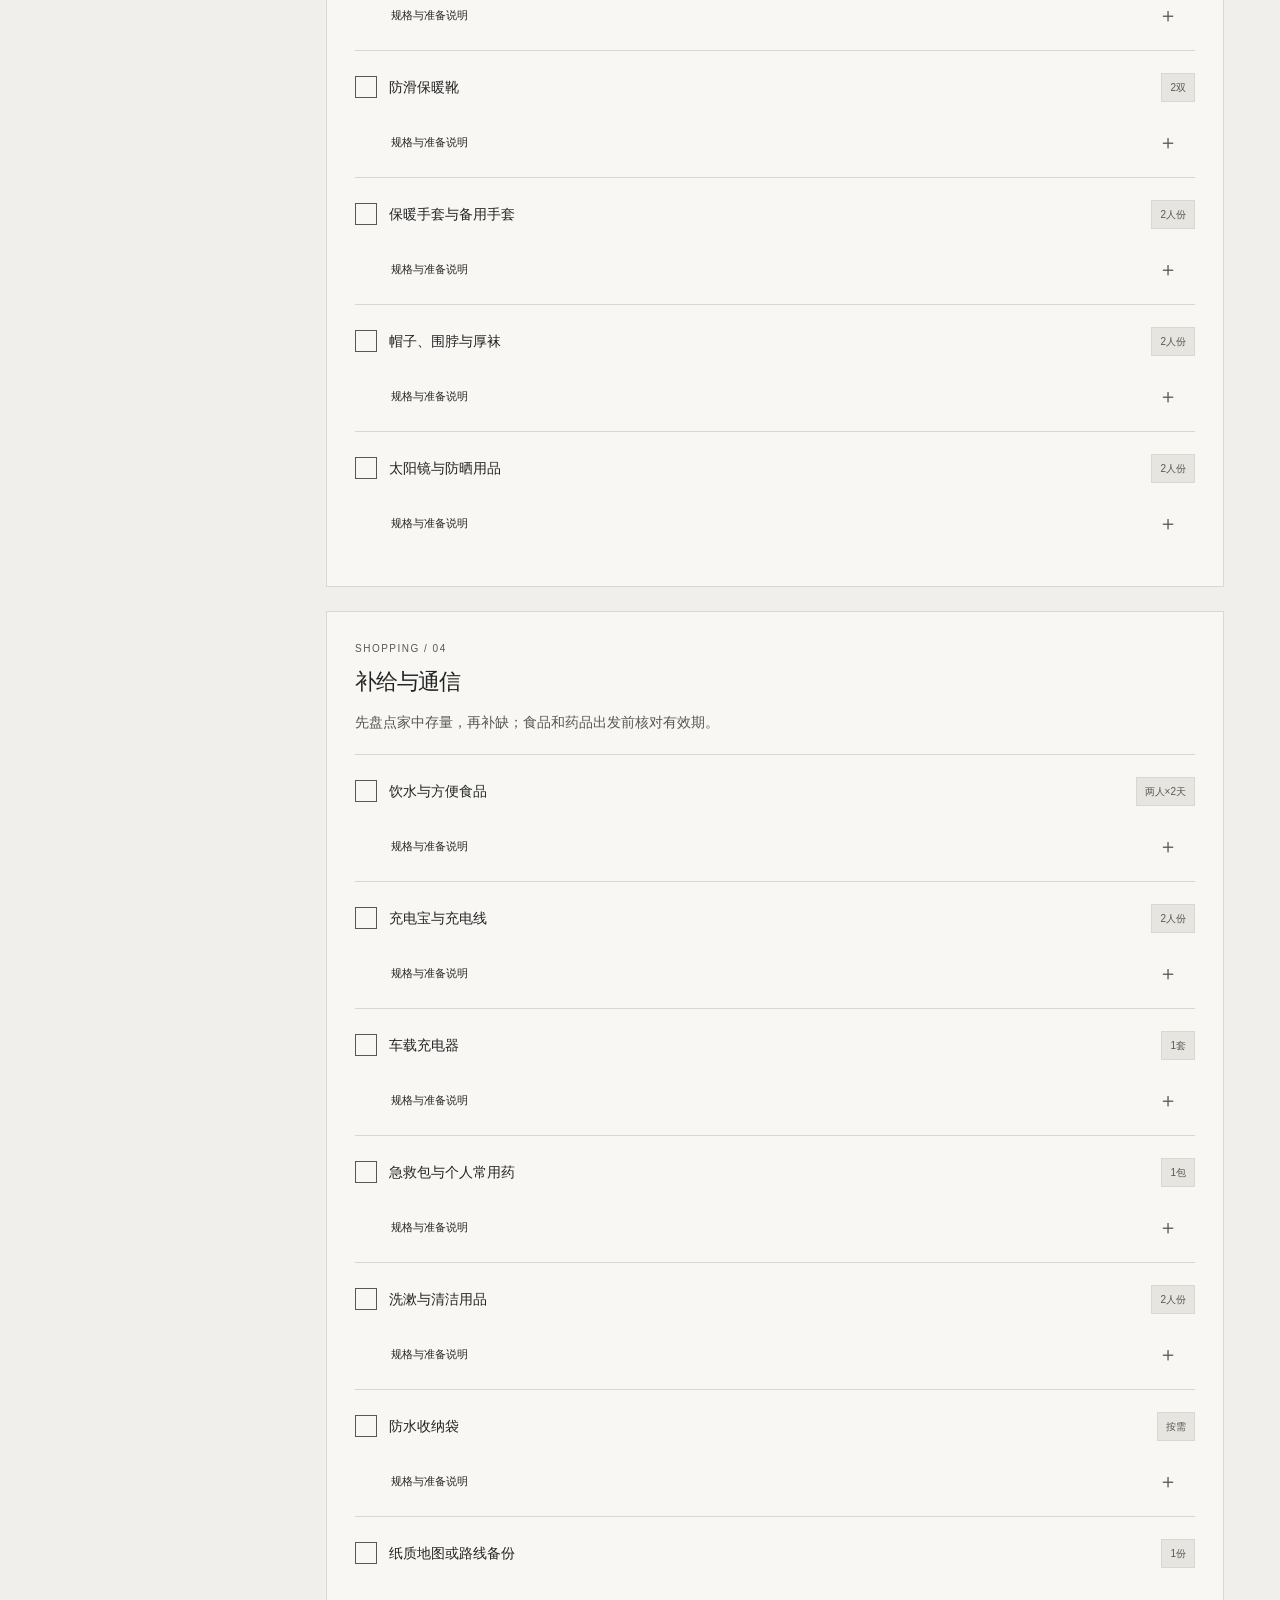
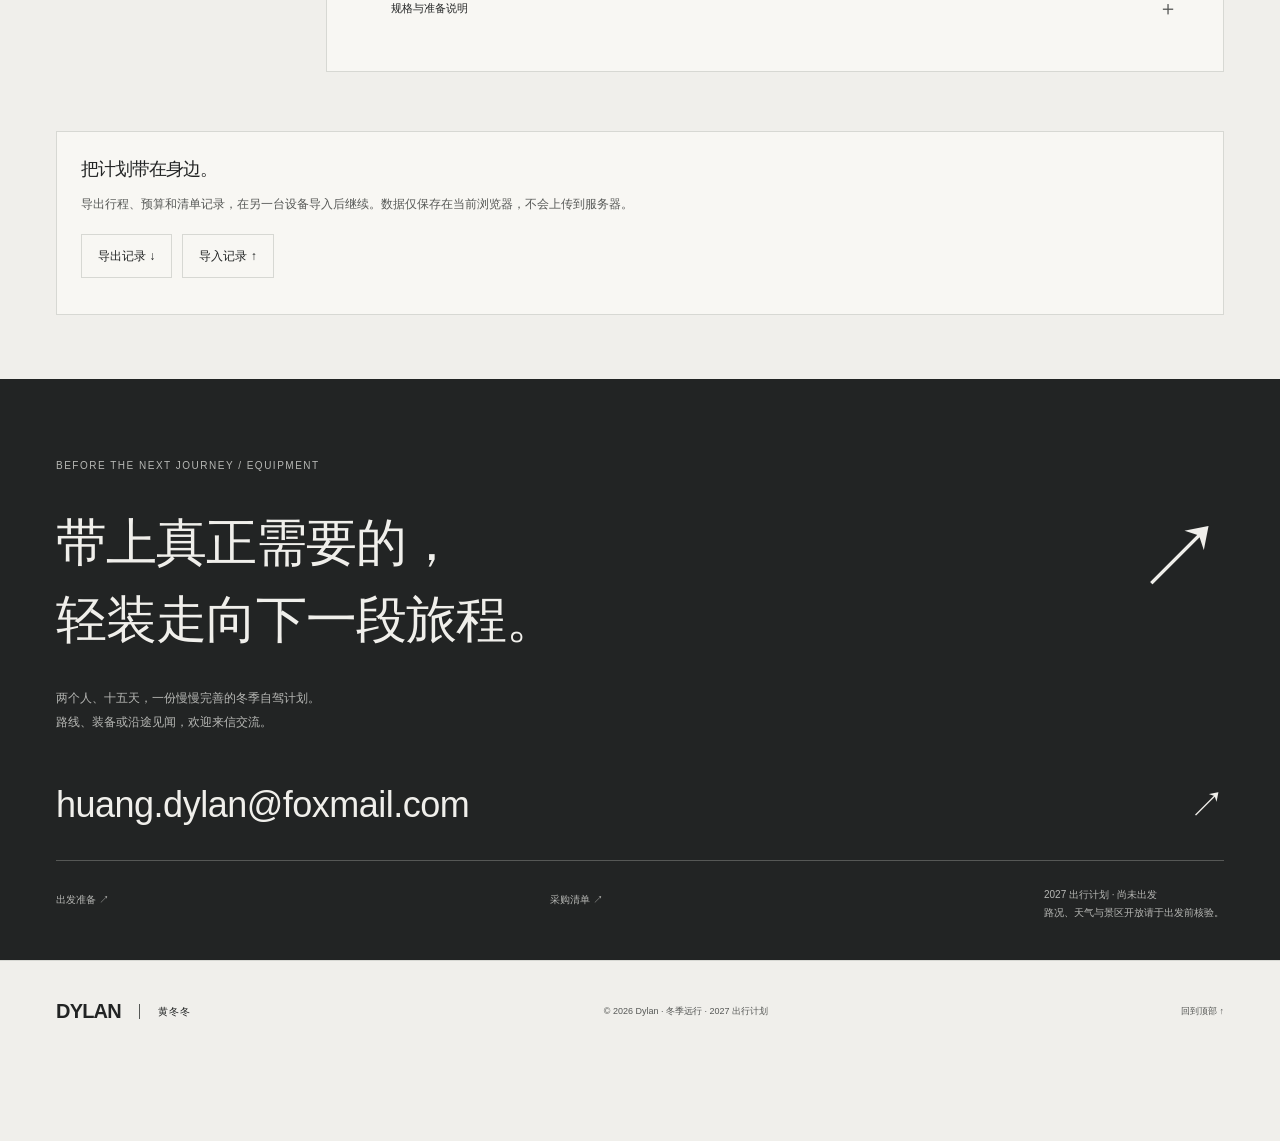
<file: shopping.html>
<!DOCTYPE html>
<html lang="zh-CN">
<head>
<meta charset="UTF-8" />
<meta name="viewport" content="width=device-width, initial-scale=1.0" />
<meta name="description" content="Winter Expedition 2027 · 金华出发，北疆与东北双路线，15天冬季自驾路书、Trip Mode与坦克300 Hi4-T出发检查。" />
<title>采购清单 · 出发准备 · Winter Expedition 2027</title>
<link rel="stylesheet" href="./vendor/leaflet.css"><link rel="stylesheet" href="./expedition.css">
<script src="./theme.js?v=62fed0d8c7ee"></script><script src="./navigation.js?v=a35bf11ab918" defer></script>
<link rel="stylesheet" href="./portfolio-theme.css?v=317485df8f6e">
<link rel="icon" href="./assets/favicon.svg?v=b72dc2a48f" type="image/svg+xml">
<link rel="icon" href="./favicon.ico?v=b72dc2a48f" sizes="any">
<link rel="apple-touch-icon" href="./assets/apple-touch-icon.png?v=b72dc2a48f">
<link rel="stylesheet" href="./design-system.css?v=2545f2cd2861">
<link rel="stylesheet" href="./site-outro.css?v=light-night-20261104">
</head><body class="roadbook-outro"><div class="shell" id="page-top"><nav class="site-nav" aria-label="主导航"><a class="brand" href="./index.html" aria-label="Winter Expedition 2027 首页">WE / 2027</a><div class="nav-actions"><button class="close theme-toggle" type="button" data-theme-toggle aria-label="切换到日间模式" aria-pressed="false">日间模式</button><button class="nav-menu-toggle" type="button" aria-expanded="false" aria-controls="siteNavLinks"><span class="nav-menu-icon" aria-hidden="true"></span><span>菜单</span></button></div><div class="nav-links" id="siteNavLinks"><a href="./index.html#overview">在线地图</a><a href="./index.html#conditions">天气与路况</a><a href="./index.html#roadbook">15天路书</a><a href="./prepare.html">出发准备</a><a href="./shopping.html" aria-current="page">采购清单</a></div></nav><header class="prepare-head"><div class="kicker">EXPEDITION / SHOPPING</div><h1>装备齐备，安心出发。</h1><p>金华出发 · 2人 · 15天。先盘点已有物品，再补齐缺项；勾选表示已备齐，进度保存在当前浏览器。</p><div class="prep-progress"><span class="prep-progress-label">采购与装备备齐进度</span><strong id="shoppingCount" aria-live="polite">0 / 27 项已备齐</strong><progress id="shoppingProgress" max="27" value="0" aria-label="采购清单完成进度"></progress></div><div class="notice">这是装备采购清单。车辆检测、预订和离线地图下载等任务请在<a href="./prepare.html">出发准备</a>中完成。</div></header><div class="prep-layout"><aside class="prep-nav" aria-label="采购目录"><a href="#vehicle">01 · 车辆与脱困</a><a href="#sleep">02 · 车宿与保暖</a><a href="#clothing">03 · 衣物与户外用品</a><a href="#supplies">04 · 补给与通信</a></aside><main><section id="vehicle" class="card prep-section"><div class="kicker">SHOPPING / 01</div><h2>车辆与脱困</h2><p class="intro">先确认适配，再决定采购；已配备的物品直接勾选。</p><div class="check prep-item shopping-item"><label class="prep-item-title" for="shop-tires"><input id="shop-tires" type="checkbox" data-shopping="tires"><strong>冬季轮胎</strong><span class="shopping-quantity">4条</span></label><details class="prep-item-detail"><summary>规格与准备说明</summary><p>按本车轮胎规格与载荷要求确认，已有合适冬季胎可直接勾选。</p></details></div><div class="check prep-item shopping-item"><label class="prep-item-title" for="shop-chains"><input id="shop-chains" type="checkbox" data-shopping="chains"><strong>防滑链</strong><span class="shopping-quantity">1套</span></label><details class="prep-item-detail"><summary>规格与准备说明</summary><p>确认轮胎尺寸与随车手册要求，出发前完成安装练习。</p></details></div><div class="check prep-item shopping-item"><label class="prep-item-title" for="shop-pump"><input id="shop-pump" type="checkbox" data-shopping="pump"><strong>充气泵与胎压表</strong><span class="shopping-quantity">1套</span></label><details class="prep-item-detail"><summary>规格与准备说明</summary><p>确认电源接口与接头适用，收在便于取用的位置。</p></details></div><div class="check prep-item shopping-item"><label class="prep-item-title" for="shop-repair"><input id="shop-repair" type="checkbox" data-shopping="repair"><strong>补胎工具</strong><span class="shopping-quantity">1套</span></label><details class="prep-item-detail"><summary>规格与准备说明</summary><p>与备胎、随车工具一起核对；能否修复以损伤和专业检查为准。</p></details></div><div class="check prep-item shopping-item"><label class="prep-item-title" for="shop-jump"><input id="shop-jump" type="checkbox" data-shopping="jump"><strong>12V启动电源</strong><span class="shopping-quantity">1台</span></label><details class="prep-item-detail"><summary>规格与准备说明</summary><p>确认适配本车及低温工作范围，按说明书使用。</p></details></div><div class="check prep-item shopping-item"><label class="prep-item-title" for="shop-shovel"><input id="shop-shovel" type="checkbox" data-shopping="shovel"><strong>雪铲与牵引装备</strong><span class="shopping-quantity">1套</span></label><details class="prep-item-detail"><summary>规格与准备说明</summary><p>牵引装备需适配车辆规定救援点；先学习使用方法。</p></details></div><div class="check prep-item shopping-item"><label class="prep-item-title" for="shop-washer"><input id="shop-washer" type="checkbox" data-shopping="washer"><strong>低温玻璃水</strong><span class="shopping-quantity">按需</span></label><details class="prep-item-detail"><summary>规格与准备说明</summary><p>按沿途预期最低温选择防冻等级；与维修点确认现有液体。</p></details></div></section><section id="sleep" class="card prep-section"><div class="kicker">SHOPPING / 02</div><h2>车宿与保暖</h2><p class="intro">按两人配置；把睡眠保暖装备和应急用品独立装包。</p><div class="check prep-item shopping-item"><label class="prep-item-title" for="shop-bags"><input id="shop-bags" type="checkbox" data-shopping="bags"><strong>低温睡袋</strong><span class="shopping-quantity">2条</span></label><details class="prep-item-detail"><summary>规格与准备说明</summary><p>按预期环境核对舒适温标、尺寸和保暖衣物搭配。</p></details></div><div class="check prep-item shopping-item"><label class="prep-item-title" for="shop-pads"><input id="shop-pads" type="checkbox" data-shopping="pads"><strong>保温睡垫</strong><span class="shopping-quantity">2张</span></label><details class="prep-item-detail"><summary>规格与准备说明</summary><p>核对铺设尺寸及隔热能力，出发前在车内试铺。</p></details></div><div class="check prep-item shopping-item"><label class="prep-item-title" for="shop-windows"><input id="shop-windows" type="checkbox" data-shopping="windows"><strong>车窗保温与遮光</strong><span class="shopping-quantity">1套</span></label><details class="prep-item-detail"><summary>规格与准备说明</summary><p>按实际车窗尺寸准备，不遮挡必要通风。</p></details></div><div class="check prep-item shopping-item"><label class="prep-item-title" for="shop-co"><input id="shop-co" type="checkbox" data-shopping="co"><strong>一氧化碳报警器</strong><span class="shopping-quantity">1个</span></label><details class="prep-item-detail"><summary>规格与准备说明</summary><p>确认低温适用性与电池状态；报警器不能替代安全通风。</p></details></div><div class="check prep-item shopping-item"><label class="prep-item-title" for="shop-blankets"><input id="shop-blankets" type="checkbox" data-shopping="blankets"><strong>应急保温毯</strong><span class="shopping-quantity">2份</span></label><details class="prep-item-detail"><summary>规格与准备说明</summary><p>每人一份，放在随手可取的位置。</p></details></div><div class="check prep-item shopping-item"><label class="prep-item-title" for="shop-lights"><input id="shop-lights" type="checkbox" data-shopping="lights"><strong>头灯与备用电池</strong><span class="shopping-quantity">2套</span></label><details class="prep-item-detail"><summary>规格与准备说明</summary><p>每人一套，检查低温续航与备用电池。</p></details></div><div class="check prep-item shopping-item"><label class="prep-item-title" for="shop-thermos"><input id="shop-thermos" type="checkbox" data-shopping="thermos"><strong>保温杯或保温壶</strong><span class="shopping-quantity">2份</span></label><details class="prep-item-detail"><summary>规格与准备说明</summary><p>每人可独立携带热水，确认容量与防漏。</p></details></div></section><section id="clothing" class="card prep-section"><div class="kicker">SHOPPING / 03</div><h2>衣物与户外用品</h2><p class="intro">按每人一套保暖体系准备，备用衣物保持干燥。</p><div class="check prep-item shopping-item"><label class="prep-item-title" for="shop-layers"><input id="shop-layers" type="checkbox" data-shopping="layers"><strong>排汗内层与保暖中层</strong><span class="shopping-quantity">2人份</span></label><details class="prep-item-detail"><summary>规格与准备说明</summary><p>按两人尺码整理，预留替换衣物。</p></details></div><div class="check prep-item shopping-item"><label class="prep-item-title" for="shop-outer"><input id="shop-outer" type="checkbox" data-shopping="outer"><strong>防风防水外层</strong><span class="shopping-quantity">2人份</span></label><details class="prep-item-detail"><summary>规格与准备说明</summary><p>确认帽兜、袖口与保暖层能配合使用。</p></details></div><div class="check prep-item shopping-item"><label class="prep-item-title" for="shop-boots"><input id="shop-boots" type="checkbox" data-shopping="boots"><strong>防滑保暖靴</strong><span class="shopping-quantity">2双</span></label><details class="prep-item-detail"><summary>规格与准备说明</summary><p>穿厚袜试穿，留出脚趾活动空间。</p></details></div><div class="check prep-item shopping-item"><label class="prep-item-title" for="shop-gloves"><input id="shop-gloves" type="checkbox" data-shopping="gloves"><strong>保暖手套与备用手套</strong><span class="shopping-quantity">2人份</span></label><details class="prep-item-detail"><summary>规格与准备说明</summary><p>兼顾操作手机、装防滑链与户外停留。</p></details></div><div class="check prep-item shopping-item"><label class="prep-item-title" for="shop-hats"><input id="shop-hats" type="checkbox" data-shopping="hats"><strong>帽子、围脖与厚袜</strong><span class="shopping-quantity">2人份</span></label><details class="prep-item-detail"><summary>规格与准备说明</summary><p>覆盖耳部和颈部，袜子准备可替换份数。</p></details></div><div class="check prep-item shopping-item"><label class="prep-item-title" for="shop-glasses"><input id="shop-glasses" type="checkbox" data-shopping="glasses"><strong>太阳镜与防晒用品</strong><span class="shopping-quantity">2人份</span></label><details class="prep-item-detail"><summary>规格与准备说明</summary><p>用于雪地强反光；按个人需要选择。</p></details></div></section><section id="supplies" class="card prep-section"><div class="kicker">SHOPPING / 04</div><h2>补给与通信</h2><p class="intro">先盘点家中存量，再补缺；食品和药品出发前核对有效期。</p><div class="check prep-item shopping-item"><label class="prep-item-title" for="shop-water"><input id="shop-water" type="checkbox" data-shopping="water"><strong>饮水与方便食品</strong><span class="shopping-quantity">两人×2天</span></label><details class="prep-item-detail"><summary>规格与准备说明</summary><p>作为应急储备，按个人饮食需要配置；防止饮水全部冻结。</p></details></div><div class="check prep-item shopping-item"><label class="prep-item-title" for="shop-power"><input id="shop-power" type="checkbox" data-shopping="power"><strong>充电宝与充电线</strong><span class="shopping-quantity">2人份</span></label><details class="prep-item-detail"><summary>规格与准备说明</summary><p>核对手机及设备接口，低温时贴身保温。</p></details></div><div class="check prep-item shopping-item"><label class="prep-item-title" for="shop-carpower"><input id="shop-carpower" type="checkbox" data-shopping="carpower"><strong>车载充电器</strong><span class="shopping-quantity">1套</span></label><details class="prep-item-detail"><summary>规格与准备说明</summary><p>按本车接口与设备额定功率选择。</p></details></div><div class="check prep-item shopping-item"><label class="prep-item-title" for="shop-firstaid"><input id="shop-firstaid" type="checkbox" data-shopping="firstaid"><strong>急救包与个人常用药</strong><span class="shopping-quantity">1包</span></label><details class="prep-item-detail"><summary>规格与准备说明</summary><p>按两人实际需要整理药品与说明，检查有效期。</p></details></div><div class="check prep-item shopping-item"><label class="prep-item-title" for="shop-hygiene"><input id="shop-hygiene" type="checkbox" data-shopping="hygiene"><strong>洗漱与清洁用品</strong><span class="shopping-quantity">2人份</span></label><details class="prep-item-detail"><summary>规格与准备说明</summary><p>包含纸巾、垃圾袋及个人洗漱用品。</p></details></div><div class="check prep-item shopping-item"><label class="prep-item-title" for="shop-storage"><input id="shop-storage" type="checkbox" data-shopping="storage"><strong>防水收纳袋</strong><span class="shopping-quantity">按需</span></label><details class="prep-item-detail"><summary>规格与准备说明</summary><p>分开存放证件、干燥衣物和电子设备。</p></details></div><div class="check prep-item shopping-item"><label class="prep-item-title" for="shop-map"><input id="shop-map" type="checkbox" data-shopping="map"><strong>纸质地图或路线备份</strong><span class="shopping-quantity">1份</span></label><details class="prep-item-detail"><summary>规格与准备说明</summary><p>配合手机离线地图；下载离线数据属于准备事项。</p></details></div></section></main></div><div class="footer" hidden aria-hidden="true"></div></div><section class="site-outro" id="contact"><div class="outro-inner"><p class="eyebrow">BEFORE THE NEXT JOURNEY / EQUIPMENT</p><h2>带上真正需要的，<br>轻装走向下一段旅程。<span aria-hidden="true">↗</span></h2><p class="outro-lead">两个人、十五天，一份慢慢完善的冬季自驾计划。<br>路线、装备或沿途见闻，欢迎来信交流。</p><a class="outro-email" href="mailto:huang.dylan@foxmail.com">huang.dylan@foxmail.com <span aria-hidden="true">↗</span></a><div class="outro-meta"><a href="./prepare.html">出发准备 ↗</a><a href="./shopping.html">采购清单 ↗</a><span>2027 出行计划 · 尚未出发<br>路况、天气与景区开放请于出发前核验。</span></div></div></section><footer class="outro-footer"><div class="outro-footer__inner"><a class="outro-signature" href="https://www.suelr.com/">DYLAN<span>黄冬冬</span></a><p>© <span id="year">2026</span> Dylan · 冬季远行 · 2027 出行计划</p><a class="outro-top" href="#page-top">回到顶部 ↑</a></div></footer><script src="./shopping.js"></script><script src="./experience.js?v=1e01f81921ed"></script>
</body></html>
</file>
<file: vendor/leaflet.css>
/* required styles */

.leaflet-pane,
.leaflet-tile,
.leaflet-marker-icon,
.leaflet-marker-shadow,
.leaflet-tile-container,
.leaflet-pane > svg,
.leaflet-pane > canvas,
.leaflet-zoom-box,
.leaflet-image-layer,
.leaflet-layer {
	position: absolute;
	left: 0;
	top: 0;
	}
.leaflet-container {
	overflow: hidden;
	}
.leaflet-tile,
.leaflet-marker-icon,
.leaflet-marker-shadow {
	-webkit-user-select: none;
	   -moz-user-select: none;
	        user-select: none;
	  -webkit-user-drag: none;
	}
/* Prevents IE11 from highlighting tiles in blue */
.leaflet-tile::selection {
	background: transparent;
}
/* Safari renders non-retina tile on retina better with this, but Chrome is worse */
.leaflet-safari .leaflet-tile {
	image-rendering: -webkit-optimize-contrast;
	}
/* hack that prevents hw layers "stretching" when loading new tiles */
.leaflet-safari .leaflet-tile-container {
	width: 1600px;
	height: 1600px;
	-webkit-transform-origin: 0 0;
	}
.leaflet-marker-icon,
.leaflet-marker-shadow {
	display: block;
	}
/* .leaflet-container svg: reset svg max-width decleration shipped in Joomla! (joomla.org) 3.x */
/* .leaflet-container img: map is broken in FF if you have max-width: 100% on tiles */
.leaflet-container .leaflet-overlay-pane svg {
	max-width: none !important;
	max-height: none !important;
	}
.leaflet-container .leaflet-marker-pane img,
.leaflet-container .leaflet-shadow-pane img,
.leaflet-container .leaflet-tile-pane img,
.leaflet-container img.leaflet-image-layer,
.leaflet-container .leaflet-tile {
	max-width: none !important;
	max-height: none !important;
	width: auto;
	padding: 0;
	}

.leaflet-container img.leaflet-tile {
	/* See: https://bugs.chromium.org/p/chromium/issues/detail?id=600120 */
	mix-blend-mode: plus-lighter;
}

.leaflet-container.leaflet-touch-zoom {
	-ms-touch-action: pan-x pan-y;
	touch-action: pan-x pan-y;
	}
.leaflet-container.leaflet-touch-drag {
	-ms-touch-action: pinch-zoom;
	/* Fallback for FF which doesn't support pinch-zoom */
	touch-action: none;
	touch-action: pinch-zoom;
}
.leaflet-container.leaflet-touch-drag.leaflet-touch-zoom {
	-ms-touch-action: none;
	touch-action: none;
}
.leaflet-container {
	-webkit-tap-highlight-color: transparent;
}
.leaflet-container a {
	-webkit-tap-highlight-color: rgba(51, 181, 229, 0.4);
}
.leaflet-tile {
	filter: inherit;
	visibility: hidden;
	}
.leaflet-tile-loaded {
	visibility: inherit;
	}
.leaflet-zoom-box {
	width: 0;
	height: 0;
	-moz-box-sizing: border-box;
	     box-sizing: border-box;
	z-index: 800;
	}
/* workaround for https://bugzilla.mozilla.org/show_bug.cgi?id=888319 */
.leaflet-overlay-pane svg {
	-moz-user-select: none;
	}

.leaflet-pane         { z-index: 400; }

.leaflet-tile-pane    { z-index: 200; }
.leaflet-overlay-pane { z-index: 400; }
.leaflet-shadow-pane  { z-index: 500; }
.leaflet-marker-pane  { z-index: 600; }
.leaflet-tooltip-pane   { z-index: 650; }
.leaflet-popup-pane   { z-index: 700; }

.leaflet-map-pane canvas { z-index: 100; }
.leaflet-map-pane svg    { z-index: 200; }

.leaflet-vml-shape {
	width: 1px;
	height: 1px;
	}
.lvml {
	behavior: url(#default#VML);
	display: inline-block;
	position: absolute;
	}


/* control positioning */

.leaflet-control {
	position: relative;
	z-index: 800;
	pointer-events: visiblePainted; /* IE 9-10 doesn't have auto */
	pointer-events: auto;
	}
.leaflet-top,
.leaflet-bottom {
	position: absolute;
	z-index: 1000;
	pointer-events: none;
	}
.leaflet-top {
	top: 0;
	}
.leaflet-right {
	right: 0;
	}
.leaflet-bottom {
	bottom: 0;
	}
.leaflet-left {
	left: 0;
	}
.leaflet-control {
	float: left;
	clear: both;
	}
.leaflet-right .leaflet-control {
	float: right;
	}
.leaflet-top .leaflet-control {
	margin-top: 10px;
	}
.leaflet-bottom .leaflet-control {
	margin-bottom: 10px;
	}
.leaflet-left .leaflet-control {
	margin-left: 10px;
	}
.leaflet-right .leaflet-control {
	margin-right: 10px;
	}


/* zoom and fade animations */

.leaflet-fade-anim .leaflet-popup {
	opacity: 0;
	-webkit-transition: opacity 0.2s linear;
	   -moz-transition: opacity 0.2s linear;
	        transition: opacity 0.2s linear;
	}
.leaflet-fade-anim .leaflet-map-pane .leaflet-popup {
	opacity: 1;
	}
.leaflet-zoom-animated {
	-webkit-transform-origin: 0 0;
	    -ms-transform-origin: 0 0;
	        transform-origin: 0 0;
	}
svg.leaflet-zoom-animated {
	will-change: transform;
}

.leaflet-zoom-anim .leaflet-zoom-animated {
	-webkit-transition: -webkit-transform 0.25s cubic-bezier(0,0,0.25,1);
	   -moz-transition:    -moz-transform 0.25s cubic-bezier(0,0,0.25,1);
	        transition:         transform 0.25s cubic-bezier(0,0,0.25,1);
	}
.leaflet-zoom-anim .leaflet-tile,
.leaflet-pan-anim .leaflet-tile {
	-webkit-transition: none;
	   -moz-transition: none;
	        transition: none;
	}

.leaflet-zoom-anim .leaflet-zoom-hide {
	visibility: hidden;
	}


/* cursors */

.leaflet-interactive {
	cursor: pointer;
	}
.leaflet-grab {
	cursor: -webkit-grab;
	cursor:    -moz-grab;
	cursor:         grab;
	}
.leaflet-crosshair,
.leaflet-crosshair .leaflet-interactive {
	cursor: crosshair;
	}
.leaflet-popup-pane,
.leaflet-control {
	cursor: auto;
	}
.leaflet-dragging .leaflet-grab,
.leaflet-dragging .leaflet-grab .leaflet-interactive,
.leaflet-dragging .leaflet-marker-draggable {
	cursor: move;
	cursor: -webkit-grabbing;
	cursor:    -moz-grabbing;
	cursor:         grabbing;
	}

/* marker & overlays interactivity */
.leaflet-marker-icon,
.leaflet-marker-shadow,
.leaflet-image-layer,
.leaflet-pane > svg path,
.leaflet-tile-container {
	pointer-events: none;
	}

.leaflet-marker-icon.leaflet-interactive,
.leaflet-image-layer.leaflet-interactive,
.leaflet-pane > svg path.leaflet-interactive,
svg.leaflet-image-layer.leaflet-interactive path {
	pointer-events: visiblePainted; /* IE 9-10 doesn't have auto */
	pointer-events: auto;
	}

/* visual tweaks */

.leaflet-container {
	background: #ddd;
	outline-offset: 1px;
	}
.leaflet-container a {
	color: #0078A8;
	}
.leaflet-zoom-box {
	border: 2px dotted #38f;
	background: rgba(255,255,255,0.5);
	}


/* general typography */
.leaflet-container {
	font-family: "Helvetica Neue", Arial, Helvetica, sans-serif;
	font-size: 12px;
	font-size: 0.75rem;
	line-height: 1.5;
	}


/* general toolbar styles */

.leaflet-bar {
	box-shadow: 0 1px 5px rgba(0,0,0,0.65);
	border-radius: 4px;
	}
.leaflet-bar a {
	background-color: #fff;
	border-bottom: 1px solid #ccc;
	width: 26px;
	height: 26px;
	line-height: 26px;
	display: block;
	text-align: center;
	text-decoration: none;
	color: black;
	}
.leaflet-bar a,
.leaflet-control-layers-toggle {
	background-position: 50% 50%;
	background-repeat: no-repeat;
	display: block;
	}
.leaflet-bar a:hover,
.leaflet-bar a:focus {
	background-color: #f4f4f4;
	}
.leaflet-bar a:first-child {
	border-top-left-radius: 4px;
	border-top-right-radius: 4px;
	}
.leaflet-bar a:last-child {
	border-bottom-left-radius: 4px;
	border-bottom-right-radius: 4px;
	border-bottom: none;
	}
.leaflet-bar a.leaflet-disabled {
	cursor: default;
	background-color: #f4f4f4;
	color: #bbb;
	}

.leaflet-touch .leaflet-bar a {
	width: 30px;
	height: 30px;
	line-height: 30px;
	}
.leaflet-touch .leaflet-bar a:first-child {
	border-top-left-radius: 2px;
	border-top-right-radius: 2px;
	}
.leaflet-touch .leaflet-bar a:last-child {
	border-bottom-left-radius: 2px;
	border-bottom-right-radius: 2px;
	}

/* zoom control */

.leaflet-control-zoom-in,
.leaflet-control-zoom-out {
	font: bold 18px 'Lucida Console', Monaco, monospace;
	text-indent: 1px;
	}

.leaflet-touch .leaflet-control-zoom-in, .leaflet-touch .leaflet-control-zoom-out  {
	font-size: 22px;
	}


/* layers control */

.leaflet-control-layers {
	box-shadow: 0 1px 5px rgba(0,0,0,0.4);
	background: #fff;
	border-radius: 5px;
	}
.leaflet-control-layers-toggle {
	background-image: url(images/layers.png);
	width: 36px;
	height: 36px;
	}
.leaflet-retina .leaflet-control-layers-toggle {
	background-image: url(images/layers-2x.png);
	background-size: 26px 26px;
	}
.leaflet-touch .leaflet-control-layers-toggle {
	width: 44px;
	height: 44px;
	}
.leaflet-control-layers .leaflet-control-layers-list,
.leaflet-control-layers-expanded .leaflet-control-layers-toggle {
	display: none;
	}
.leaflet-control-layers-expanded .leaflet-control-layers-list {
	display: block;
	position: relative;
	}
.leaflet-control-layers-expanded {
	padding: 6px 10px 6px 6px;
	color: #333;
	background: #fff;
	}
.leaflet-control-layers-scrollbar {
	overflow-y: scroll;
	overflow-x: hidden;
	padding-right: 5px;
	}
.leaflet-control-layers-selector {
	margin-top: 2px;
	position: relative;
	top: 1px;
	}
.leaflet-control-layers label {
	display: block;
	font-size: 13px;
	font-size: 1.08333em;
	}
.leaflet-control-layers-separator {
	height: 0;
	border-top: 1px solid #ddd;
	margin: 5px -10px 5px -6px;
	}

/* Default icon URLs */
.leaflet-default-icon-path { /* used only in path-guessing heuristic, see L.Icon.Default */
	background-image: url(images/marker-icon.png);
	}


/* attribution and scale controls */

.leaflet-container .leaflet-control-attribution {
	background: #fff;
	background: rgba(255, 255, 255, 0.8);
	margin: 0;
	}
.leaflet-control-attribution,
.leaflet-control-scale-line {
	padding: 0 5px;
	color: #333;
	line-height: 1.4;
	}
.leaflet-control-attribution a {
	text-decoration: none;
	}
.leaflet-control-attribution a:hover,
.leaflet-control-attribution a:focus {
	text-decoration: underline;
	}
.leaflet-attribution-flag {
	display: inline !important;
	vertical-align: baseline !important;
	width: 1em;
	height: 0.6669em;
	}
.leaflet-left .leaflet-control-scale {
	margin-left: 5px;
	}
.leaflet-bottom .leaflet-control-scale {
	margin-bottom: 5px;
	}
.leaflet-control-scale-line {
	border: 2px solid #777;
	border-top: none;
	line-height: 1.1;
	padding: 2px 5px 1px;
	white-space: nowrap;
	-moz-box-sizing: border-box;
	     box-sizing: border-box;
	background: rgba(255, 255, 255, 0.8);
	text-shadow: 1px 1px #fff;
	}
.leaflet-control-scale-line:not(:first-child) {
	border-top: 2px solid #777;
	border-bottom: none;
	margin-top: -2px;
	}
.leaflet-control-scale-line:not(:first-child):not(:last-child) {
	border-bottom: 2px solid #777;
	}

.leaflet-touch .leaflet-control-attribution,
.leaflet-touch .leaflet-control-layers,
.leaflet-touch .leaflet-bar {
	box-shadow: none;
	}
.leaflet-touch .leaflet-control-layers,
.leaflet-touch .leaflet-bar {
	border: 2px solid rgba(0,0,0,0.2);
	background-clip: padding-box;
	}


/* popup */

.leaflet-popup {
	position: absolute;
	text-align: center;
	margin-bottom: 20px;
	}
.leaflet-popup-content-wrapper {
	padding: 1px;
	text-align: left;
	border-radius: 12px;
	}
.leaflet-popup-content {
	margin: 13px 24px 13px 20px;
	line-height: 1.3;
	font-size: 13px;
	font-size: 1.08333em;
	min-height: 1px;
	}
.leaflet-popup-content p {
	margin: 17px 0;
	margin: 1.3em 0;
	}
.leaflet-popup-tip-container {
	width: 40px;
	height: 20px;
	position: absolute;
	left: 50%;
	margin-top: -1px;
	margin-left: -20px;
	overflow: hidden;
	pointer-events: none;
	}
.leaflet-popup-tip {
	width: 17px;
	height: 17px;
	padding: 1px;

	margin: -10px auto 0;
	pointer-events: auto;

	-webkit-transform: rotate(45deg);
	   -moz-transform: rotate(45deg);
	    -ms-transform: rotate(45deg);
	        transform: rotate(45deg);
	}
.leaflet-popup-content-wrapper,
.leaflet-popup-tip {
	background: white;
	color: #333;
	box-shadow: 0 3px 14px rgba(0,0,0,0.4);
	}
.leaflet-container a.leaflet-popup-close-button {
	position: absolute;
	top: 0;
	right: 0;
	border: none;
	text-align: center;
	width: 24px;
	height: 24px;
	font: 16px/24px Tahoma, Verdana, sans-serif;
	color: #757575;
	text-decoration: none;
	background: transparent;
	}
.leaflet-container a.leaflet-popup-close-button:hover,
.leaflet-container a.leaflet-popup-close-button:focus {
	color: #585858;
	}
.leaflet-popup-scrolled {
	overflow: auto;
	}

.leaflet-oldie .leaflet-popup-content-wrapper {
	-ms-zoom: 1;
	}
.leaflet-oldie .leaflet-popup-tip {
	width: 24px;
	margin: 0 auto;

	-ms-filter: "progid:DXImageTransform.Microsoft.Matrix(M11=0.70710678, M12=0.70710678, M21=-0.70710678, M22=0.70710678)";
	filter: progid:DXImageTransform.Microsoft.Matrix(M11=0.70710678, M12=0.70710678, M21=-0.70710678, M22=0.70710678);
	}

.leaflet-oldie .leaflet-control-zoom,
.leaflet-oldie .leaflet-control-layers,
.leaflet-oldie .leaflet-popup-content-wrapper,
.leaflet-oldie .leaflet-popup-tip {
	border: 1px solid #999;
	}


/* div icon */

.leaflet-div-icon {
	background: #fff;
	border: 1px solid #666;
	}


/* Tooltip */
/* Base styles for the element that has a tooltip */
.leaflet-tooltip {
	position: absolute;
	padding: 6px;
	background-color: #fff;
	border: 1px solid #fff;
	border-radius: 3px;
	color: #222;
	white-space: nowrap;
	-webkit-user-select: none;
	-moz-user-select: none;
	-ms-user-select: none;
	user-select: none;
	pointer-events: none;
	box-shadow: 0 1px 3px rgba(0,0,0,0.4);
	}
.leaflet-tooltip.leaflet-interactive {
	cursor: pointer;
	pointer-events: auto;
	}
.leaflet-tooltip-top:before,
.leaflet-tooltip-bottom:before,
.leaflet-tooltip-left:before,
.leaflet-tooltip-right:before {
	position: absolute;
	pointer-events: none;
	border: 6px solid transparent;
	background: transparent;
	content: "";
	}

/* Directions */

.leaflet-tooltip-bottom {
	margin-top: 6px;
}
.leaflet-tooltip-top {
	margin-top: -6px;
}
.leaflet-tooltip-bottom:before,
.leaflet-tooltip-top:before {
	left: 50%;
	margin-left: -6px;
	}
.leaflet-tooltip-top:before {
	bottom: 0;
	margin-bottom: -12px;
	border-top-color: #fff;
	}
.leaflet-tooltip-bottom:before {
	top: 0;
	margin-top: -12px;
	margin-left: -6px;
	border-bottom-color: #fff;
	}
.leaflet-tooltip-left {
	margin-left: -6px;
}
.leaflet-tooltip-right {
	margin-left: 6px;
}
.leaflet-tooltip-left:before,
.leaflet-tooltip-right:before {
	top: 50%;
	margin-top: -6px;
	}
.leaflet-tooltip-left:before {
	right: 0;
	margin-right: -12px;
	border-left-color: #fff;
	}
.leaflet-tooltip-right:before {
	left: 0;
	margin-left: -12px;
	border-right-color: #fff;
	}

/* Printing */

@media print {
	/* Prevent printers from removing background-images of controls. */
	.leaflet-control {
		-webkit-print-color-adjust: exact;
		print-color-adjust: exact;
		}
	}
</file>
<file: expedition.css>
:root {
  --bg:#0b0f14; --panel:#111b27; --panel2:#172332; --text:#f4f7fb;
  --muted:#9aaaba; --line:#293746; --accent:#ff9d2e; --ice:#b7d9ff;
  --good:#8fc7a8; --surface:linear-gradient(125deg,#172536,#0f1721);
  --s1:4px; --s2:8px; --s3:12px; --s4:16px; --s5:20px;
  --s6:24px; --s8:32px; --s12:48px; --s16:64px;
  --r-control:12px; --r-row:12px; --r-panel:20px; --r-hero:28px;
  --f-meta:.75rem; --f-label:.875rem; --f-body:1rem;
  --f-card:1.5rem; --f-section:2.25rem; --f-page:clamp(3rem,7vw,6rem);
  --panel-pad:24px; --page-pad:24px; --section-gap:64px;
}
*{box-sizing:border-box} html{scroll-behavior:smooth;scroll-padding-top:24px}
body{margin:0;background:radial-gradient(circle at 75% 0%,#233a5033,transparent 32%),linear-gradient(180deg,#090d12,#0b1118 45%,#0a0e13);color:var(--text);font:400 var(--f-body)/1.7 Inter,system-ui,-apple-system,"PingFang SC","Microsoft YaHei",sans-serif}
a{color:inherit}button,input,select{font:inherit}button,a,input,summary,select{-webkit-tap-highlight-color:transparent}
button{cursor:pointer}button:disabled{opacity:.45;cursor:default}
button:focus-visible,a:focus-visible,input:focus-visible,summary:focus-visible,select:focus-visible,.day:focus-visible{outline:3px solid var(--ice);outline-offset:4px}
h1,h2,h3,p{margin:0}h1,h2,h3{line-height:1.2;letter-spacing:-.03em}p{line-height:1.7}
.shell{max-width:1280px;margin:auto;padding:var(--page-pad)}
.kicker{font-size:var(--f-meta);line-height:1.5;letter-spacing:.16em;color:var(--ice);text-transform:uppercase}
.mini,.photo-credit{font-size:var(--f-meta);line-height:1.7;color:var(--muted)}
.section{padding-top:var(--section-gap)}.section-head{display:flex;align-items:end;justify-content:space-between;gap:var(--s6);margin-bottom:var(--s6)}
.section h2{font-size:var(--f-section);margin-top:var(--s2)}.section .lead{max-width:720px;color:var(--muted);font-size:var(--f-body);margin-top:var(--s3)}
.card{background:var(--surface);border:1px solid var(--line);border-radius:var(--r-panel);padding:var(--panel-pad);min-width:0}
.grid{display:grid;grid-template-columns:1.2fr .8fr;gap:var(--s6)}.side-stack{display:grid;gap:var(--s6)}


.hero{overflow:hidden;position:relative;border:1px solid var(--line);border-radius:var(--r-hero);background-size:cover;background-position:center;background-color:var(--panel)}
.hero-content{position:relative;min-height:540px;display:flex;flex-direction:column;justify-content:space-between;gap:var(--s8);padding:var(--s8)}
.hero h1{font-size:var(--f-page);line-height:1.05;margin:var(--s3) 0 var(--s4);max-width:950px}.hero-sub{max-width:700px;font-size:var(--f-body);color:#d8e1ea}
.route-switch{display:inline-flex;gap:var(--s1);padding:var(--s1);border:1px solid #ffffff24;border-radius:var(--r-control);background:#060d16c9;margin-top:var(--s6)}
.route-switch button{background:transparent;border:0;border-radius:8px;color:#bdc9d6;min-height:44px;padding:var(--s3) var(--s5);font-size:var(--f-label);font-weight:700}
.route-switch button.active{background:var(--text);color:#111820}.hero-bottom{display:flex;align-items:end;justify-content:space-between;gap:var(--s6)}
.quick-stats{display:grid;grid-template-columns:1.8fr repeat(3,1fr);width:min(100%,760px);background:#09111ab8;border:1px solid #ffffff29;border-radius:var(--r-panel);overflow:hidden;min-width:0}
.stat{border-left:1px solid #ffffff24;padding:var(--s5);display:flex;flex-direction:column;justify-content:center;gap:var(--s2)}
.stat strong{font-size:2rem;line-height:1.1;font-variant-numeric:tabular-nums}.stat span{font-size:var(--f-meta);color:#b9c5d1}.stat-primary{border-left:0}.stat-primary strong{font-size:3rem;letter-spacing:-.03em}
.tag{background:var(--accent);color:#16100a;border-radius:var(--r-control);font-size:var(--f-meta);font-weight:800;padding:var(--s2) var(--s3)}.hero-credit{max-width:260px;margin-top:var(--s3)}.hero-credit a{text-decoration:none}
.close,.link-button{display:inline-flex;align-items:center;justify-content:center;min-height:48px;padding:var(--s3) var(--s4);border:1px solid var(--line);border-radius:var(--r-control);background:var(--panel2);color:var(--text);font-size:var(--f-label);line-height:1.4;text-decoration:none;text-align:center}
.close:hover,.link-button:hover{border-color:#5a7189}.map-card{padding:0;overflow:hidden}
#routeCanvas{height:420px;min-height:420px;z-index:1;background:var(--panel2)}
#mapStatus{padding:var(--s3) var(--panel-pad) 0}.map-tools{display:grid;grid-template-columns:1fr 1fr;gap:var(--s3);padding:var(--s4) var(--panel-pad)}.map-tools>*{width:100%;min-width:0}
.map-card .route-note{padding:var(--panel-pad);border-top:1px solid var(--line)}.big-number{display:flex;gap:var(--s3);align-items:baseline;white-space:nowrap;margin:var(--s3) 0 var(--s4);font-weight:800}
.map-distance-value{font-size:2.75rem;line-height:1.2;letter-spacing:-.03em;font-variant-numeric:tabular-nums}.map-distance-unit{font-size:var(--f-label);font-weight:500;color:var(--muted)}
.leaflet-container{font:14px/1.5 system-ui,sans-serif}.leaflet-popup-content-wrapper{color:#132131}.leaflet-control-attribution{font-size:12px!important}
.mission-card #missionTitle{font-size:var(--f-card);margin:var(--s3) 0 var(--s6)}
.metric-row{display:grid;grid-template-columns:1fr 1fr;border-top:1px solid var(--line)}.metric{padding:var(--s5) 0;border-bottom:1px solid var(--line);display:flex;flex-direction:column;gap:var(--s2)}
.metric:nth-child(2n){border-left:1px solid var(--line);padding-left:var(--s6)}.metric:nth-last-child(-n+2){border-bottom:0}.metric strong{font-size:2rem;line-height:1.1;font-variant-numeric:tabular-nums}.metric span{font-size:var(--f-label);color:var(--muted)}
.risk-card h3{font-size:var(--f-card);margin:var(--s3) 0 var(--s6)}.risk{display:flex;align-items:baseline;gap:var(--s4);padding:var(--s4) 0;border-top:1px solid var(--line);font-size:var(--f-body)}.risk:last-child{padding-bottom:0}.risk-number{font-size:var(--f-meta);color:var(--accent);flex:none}
.conditions-controls{display:grid;grid-template-columns:minmax(220px,1fr) auto auto;gap:var(--s3);max-width:740px;margin-bottom:var(--s3)}.conditions-controls label{display:flex;align-items:center;gap:var(--s3)}.conditions-controls label>span{color:var(--muted);font-size:var(--f-label);white-space:nowrap}
select{background:var(--panel);color:var(--text);border:1px solid var(--line);border-radius:var(--r-control);padding:var(--s3);min-height:48px;font-size:var(--f-body);min-width:0;max-width:100%}.conditions-controls select{flex:1}.conditions-controls button,.conditions-controls a{white-space:nowrap}
#weatherStatus{font-size:var(--f-meta);color:var(--muted)}.error-note{color:#ffc37a!important}
.weather-current{display:grid;grid-template-columns:1fr 1fr;background:var(--surface);border:1px solid var(--line);border-radius:var(--r-panel);overflow:hidden;margin:var(--s4) 0}
.weather-main{padding:var(--panel-pad)}.weather-place{display:flex;align-items:center;justify-content:space-between;gap:var(--s4);font-size:1.125rem;font-weight:700}.weather-place>span{font-size:var(--f-label);color:var(--ice);font-weight:400}
.temperature{font-size:3.75rem;line-height:1.1;letter-spacing:-.04em;font-weight:800;margin:var(--s4) 0 var(--s3);font-variant-numeric:tabular-nums}.temperature>span{font-size:1.5rem;color:var(--ice);margin-left:var(--s2);letter-spacing:0}.weather-feels{font-size:var(--f-label);color:var(--muted)}
.weather-wind{display:flex;align-items:center;gap:var(--s6);padding:var(--panel-pad);border-left:1px solid var(--line)}.weather-wind>div{flex:1;min-width:0}.weather-wind span{font-size:var(--f-label);color:var(--muted)}.weather-wind strong{display:flex;align-items:baseline;gap:var(--s2);font-size:2rem;line-height:1.3;margin-top:var(--s2);white-space:nowrap;font-variant-numeric:tabular-nums}.weather-wind small{font-size:var(--f-label);font-weight:400;color:var(--muted)}
.forecast{display:grid;grid-template-columns:repeat(7,minmax(0,1fr));gap:var(--s2)}.forecast article{background:var(--panel);border:1px solid var(--line);border-radius:var(--r-row);padding:var(--s3);min-width:0}.forecast article strong{font-size:var(--f-label)}.forecast article p{font-size:var(--f-label);margin:var(--s2) 0}
/* Every disclosure uses the same keyboard-accessible full-row control. */
details{font-size:var(--f-label);color:var(--muted)}summary{display:flex;align-items:center;justify-content:space-between;gap:var(--s4);list-style:none;min-height:48px;padding:var(--s3) var(--s4);border:1px solid var(--line);border-radius:var(--r-control);background:#0c162280;color:#cbd7e3;cursor:pointer;font-size:var(--f-label);line-height:1.5}
summary::-webkit-details-marker{display:none}summary::marker{content:''}summary::after{content:'＋';font-size:1.25rem;line-height:1;font-weight:400;color:var(--ice);flex:none}details[open]>summary::after{content:'−'}summary:hover{background:var(--panel2);border-color:#4b6177}details[open]>summary{margin-bottom:var(--s3)}details>p{padding:0 var(--s4);line-height:1.7}details>p a{color:var(--ice)}
.weather-credit{margin-top:var(--s4)}.weather-credit p{font-size:var(--f-meta);max-width:760px}
.road-panel{margin-top:var(--s6)}.road-panel .section-head{align-items:center;margin-bottom:var(--s3)}.road-panel h3{font-size:var(--f-card);margin-top:var(--s2)}.road-intro{color:var(--muted);font-size:var(--f-label);margin-bottom:var(--s5)}.status-pill{display:inline-block;border:1px solid #b47e3e;color:#ffc37a;border-radius:8px;padding:var(--s1) var(--s2);font-size:var(--f-meta);white-space:nowrap}
.road-sources{border-top:1px solid var(--line)}.road-sources article{display:flex;align-items:center;justify-content:space-between;gap:var(--s4);padding:var(--s4) 0;border-bottom:1px solid var(--line)}.source-copy{min-width:0}.source-copy strong{font-size:var(--f-body)}.source-copy p{font-size:var(--f-label);color:var(--muted);margin-top:var(--s1)}.road-sources .link-button{flex:none;color:var(--ice)}
.road-process{margin-top:var(--s5)}.road-plan{display:grid;grid-template-columns:repeat(3,1fr);gap:var(--s3);margin:var(--s3) 0}.road-plan>div{background:var(--panel);border:1px solid var(--line);border-radius:var(--r-row);padding:var(--s4)}.road-plan strong{color:var(--text);font-size:var(--f-label)}.road-plan p{font-size:var(--f-label);margin-top:var(--s2)}
.road-panel .check{margin-top:var(--s4)}#roadCheckedTime{margin-top:var(--s2);font-size:var(--f-meta);color:var(--muted)}
.timeline{display:grid;gap:var(--s3)}.day{display:grid;grid-template-columns:64px 1fr 108px;gap:var(--s4);align-items:center;border:1px solid var(--line);border-radius:var(--r-row);padding:var(--s4);background:var(--panel);cursor:pointer}.day:hover,.day.active{background:var(--panel2);border-color:#526a82}.day strong{font-size:1.125rem;color:var(--ice);font-variant-numeric:tabular-nums}.day-route{font-weight:700;font-size:var(--f-body)}.day-meta{font-size:var(--f-label);color:var(--muted);margin-top:var(--s1)}
.pill{justify-self:end;font-size:var(--f-meta);line-height:1.4;padding:var(--s2) var(--s3);border-radius:8px;border:1px solid var(--line);background:#0c1218;color:#c8d5df;white-space:nowrap}.pill.play{color:#bce3ca;background:#8fc7a81a;border-color:#8fc7a859}.pill.buffer{color:#ffc37a;background:#ff9d2e1a;border-color:#ff9d2e59}
.destinations{display:grid;grid-template-columns:repeat(3,1fr);gap:var(--s6);margin-top:var(--s4)}.destination-photo{background:var(--panel);border:1px solid var(--line);border-radius:var(--r-panel);overflow:hidden;min-width:0}.destination-image{position:relative;aspect-ratio:4/3;overflow:hidden;background:var(--panel2)}.destination-image img{width:100%;height:100%;object-fit:cover;display:block}.destination-image:after{content:'';position:absolute;inset:0;background:linear-gradient(180deg,transparent 25%,#050a10e0);pointer-events:none}.destination-caption{position:absolute;z-index:1;bottom:var(--panel-pad);left:var(--panel-pad);right:var(--panel-pad)}.destination-caption h3{font-size:var(--f-card);margin-top:var(--s2)}.destination-caption .kicker{letter-spacing:.06em;color:#e1ecf5}.destination-body{padding:var(--panel-pad)}.destination-body>p{font-size:var(--f-body);color:#c7d2dc;margin-bottom:var(--s4)}.destination-season{font-size:var(--f-meta);color:var(--ice)}.destination-credit{margin-top:var(--s3)}.destination-credit p{font-size:var(--f-meta)}
.checklist-heading{display:flex;align-items:center;justify-content:space-between;gap:var(--s4);padding-bottom:var(--s4);border-bottom:1px solid var(--line)}.checklist-heading strong{font-size:var(--f-body)}.checklist-heading span{font-size:var(--f-meta);color:var(--ice);white-space:nowrap}.checkgrid{display:grid;grid-template-columns:1fr 1fr;gap:0 var(--s6)}
.check{display:flex;align-items:center;gap:var(--s3);min-height:56px;font-size:var(--f-body);cursor:pointer}.vehicle-card .check{padding:var(--s4) 0;min-height:64px;border-bottom:1px solid var(--line)}.checklist-link{display:flex;width:100%;margin-top:var(--s5);color:var(--ice)}
.check input[type=checkbox],.prep-item-title input[type=checkbox]{appearance:none;-webkit-appearance:none;width:22px;height:22px;min-width:22px;flex:none;border:1.5px solid #60748a;border-radius:6px;background:#0d1723;margin:0;cursor:pointer}
.check input[type=checkbox]:checked,.prep-item-title input[type=checkbox]:checked{background-color:var(--accent);border-color:var(--accent);background-image:url("data:image/svg+xml,%3Csvg xmlns='http://www.w3.org/2000/svg' viewBox='0 0 24 24'%3E%3Cpath d='m6 12 4 4 8-8' fill='none' stroke='%230b0f14' stroke-width='2.5' stroke-linecap='round' stroke-linejoin='round'/%3E%3C/svg%3E");background-size:22px;background-position:center;background-repeat:no-repeat}
.vehicle-card .check:has(input:checked) span,.prep-item:has(input:checked) .prep-item-title strong{color:var(--muted);text-decoration:line-through;text-decoration-color:#617083}
.tripbar{position:sticky;bottom:var(--s2);z-index:20;max-width:900px;margin:var(--s6) auto var(--s2);display:flex;align-items:center;gap:var(--s3);padding:var(--s2) var(--s3);border:1px solid var(--line);border-radius:var(--r-panel);background:#0a0f15ee;backdrop-filter:blur(18px);box-shadow:0 8px 32px #0004}.tripbar>div{flex:1;min-width:0}#tripSummary{display:block;font-size:var(--f-label);white-space:nowrap;overflow:hidden;text-overflow:ellipsis}.tripbar button{flex:none;min-height:44px;border:0;border-radius:var(--r-control);padding:var(--s3) var(--s4);background:var(--accent);color:#16100a;font-size:var(--f-label);font-weight:800;white-space:nowrap}
.trip-mode{display:none;position:fixed;inset:0;z-index:99;background:#080d12;overflow:auto;padding:var(--page-pad)}.trip-mode.open{display:block}.trip-header{display:flex;align-items:center;justify-content:space-between;gap:var(--s4)}.trip-main{max-width:760px;margin:var(--s16) auto 0}.trip-main .today{font-size:var(--f-label);color:var(--muted);letter-spacing:.12em}.trip-main h3{font-size:clamp(2.25rem,7vw,4rem);line-height:1.15;margin:var(--s3) 0 var(--s4)}.trip-main p{font-size:var(--f-body);color:var(--muted)}
.trip-actions{display:grid;grid-template-columns:1fr 1fr;margin-top:var(--s6);background:var(--surface);border:1px solid var(--line);border-radius:var(--r-panel);overflow:hidden}.action{padding:var(--panel-pad);display:flex;flex-direction:column-reverse;gap:var(--s2);border-top:1px solid var(--line);min-width:0}.action strong{font-size:1.25rem;line-height:1.4}.action span{font-size:var(--f-label);color:var(--muted)}.action:first-child{grid-column:1/-1;border-top:0}.action:first-child strong{font-size:2.5rem;line-height:1.2;letter-spacing:-.03em}.action:nth-child(3){border-left:1px solid var(--line)}.action:last-child{grid-column:1/-1}.trip-nav{display:grid;grid-template-columns:1fr 1fr;gap:var(--s3);margin-top:var(--s6)}
.prepare-head{padding:var(--s8) 0}.prepare-head h1{font-size:clamp(2.5rem,6vw,4.5rem);margin:var(--s3) 0 var(--s4)}.prepare-head>p{max-width:760px;font-size:var(--f-body);color:var(--muted)}.prep-progress{background:var(--surface);border:1px solid var(--line);border-radius:var(--r-panel);padding:var(--panel-pad);margin:var(--s6) 0}.prep-progress-label{font-size:var(--f-label);color:var(--muted)}#prepCount{display:block;font-size:var(--f-card);margin:var(--s2) 0 var(--s4);font-variant-numeric:tabular-nums}.prep-progress progress{display:block;width:100%;height:8px;accent-color:var(--accent);border-radius:8px;overflow:hidden}
.notice{border-left:3px solid var(--accent);border-radius:0 var(--r-row) var(--r-row) 0;background:var(--panel2);padding:var(--s4) var(--s5);font-size:var(--f-label);color:#cbd7e3}
.prep-layout{display:grid;grid-template-columns:240px 1fr;gap:var(--s6)}.prep-nav{position:sticky;top:var(--s6);align-self:start;display:flex;flex-direction:column;gap:var(--s2)}.prep-nav a{font-size:var(--f-label);text-decoration:none;min-height:44px;border:1px solid var(--line);border-radius:var(--r-control);background:var(--panel);padding:var(--s3);line-height:1.5}.prep-nav a:hover{border-color:#526a82}.prep-section{scroll-margin-top:var(--s6);margin-bottom:var(--s6)}.prep-section h2{font-size:var(--f-card);margin:var(--s2) 0 var(--s3)}.prep-section .intro{font-size:var(--f-label);color:var(--muted);margin-bottom:var(--s5)}
.prep-section .prep-item{display:block;border-top:1px solid var(--line);padding:var(--s3) 0;cursor:default}.prep-item-title{display:flex;align-items:center;gap:var(--s3);min-height:48px;cursor:pointer}.prep-item-title strong{font-size:var(--f-body);line-height:1.6}.prep-item-detail{margin:var(--s2) 0 0 34px}.prep-item-detail p{font-size:var(--f-label)}.source-list{padding-left:var(--s5);margin:var(--s4) 0 0;font-size:var(--f-label);color:var(--muted)}.source-list li+li{margin-top:var(--s2)}
.footer{padding:var(--section-gap) 0 var(--s6);font-size:var(--f-meta);color:var(--muted)}
@media(max-width:850px){
 :root{--page-pad:16px;--panel-pad:20px;--section-gap:48px;--f-section:2rem;--f-card:1.5rem;--f-page:clamp(2.5rem,10vw,4rem)}
 
 .hero-content{padding:var(--s6);min-height:540px}.hero-bottom{flex-direction:column;align-items:stretch}.route-switch{display:flex}.route-switch button{flex:1;padding:var(--s3)}
 .quick-stats{grid-template-columns:repeat(3,1fr);width:100%}.stat{border-top:1px solid #ffffff24;padding:var(--s4)}.stat:nth-child(2){border-left:0}.stat strong{font-size:1.75rem}.stat-primary{grid-column:1/-1;border-top:0;display:grid;grid-template-columns:1fr auto;gap:var(--s2);padding:var(--panel-pad)}.stat-primary strong{grid-column:1;grid-row:2;font-size:3rem}.stat-primary span:last-child{grid-column:2;grid-row:2;align-self:end;margin-bottom:var(--s1)}.hero-credit{max-width:none}
 .grid{grid-template-columns:1fr}.section-head{align-items:start;flex-direction:column;gap:var(--s4)}#routeCanvas{height:360px;min-height:360px}.map-distance-value{font-size:2.5rem}
 .conditions-controls{grid-template-columns:1fr 1fr;max-width:none}.conditions-controls label{grid-column:1/-1;flex-direction:column;align-items:stretch;gap:var(--s2)}.conditions-controls label>span{font-size:var(--f-meta)}.conditions-controls select{width:100%}.conditions-controls button,.conditions-controls a{width:100%}
 .weather-current{grid-template-columns:1fr}.weather-wind{border-left:0;border-top:1px solid var(--line);padding:var(--s4) var(--panel-pad)}.weather-wind>div+div{padding-left:var(--s6);border-left:1px solid var(--line)}.weather-wind strong{font-size:1.5rem}
 .forecast{display:flex;overflow-x:auto;scroll-snap-type:x proximity;overscroll-behavior-x:contain;padding-bottom:var(--s2)}.forecast article{flex:0 0 140px;scroll-snap-align:start}
 .road-panel .section-head{display:block}.road-panel .status-pill{margin-top:var(--s3)}.road-sources article{align-items:start;gap:var(--s3)}.road-sources .link-button{padding:var(--s3)}.road-plan{grid-template-columns:1fr}.road-panel .check{align-items:start}.road-panel .check input{margin-top:var(--s1)}
 .day{grid-template-columns:48px 1fr;gap:var(--s3)}.day .pill{grid-column:2;justify-self:start}.day-meta{font-size:var(--f-meta)}
 .destinations{grid-template-columns:1fr}.destination-image{aspect-ratio:16/10}.checkgrid{grid-template-columns:1fr}.vehicle-card .check:last-child{border-bottom:0}
 .tripbar{border-radius:var(--r-control);padding:var(--s2) var(--s3)}#tripSummary,.tripbar button{font-size:var(--f-meta)}.tripbar button{padding:var(--s3)}.trip-header{position:sticky;top:0;background:#080d12;padding-bottom:var(--s3);z-index:1}.trip-main{margin-top:var(--s8)}.action:first-child strong{font-size:2.25rem}
 .prep-layout{grid-template-columns:1fr}.prep-nav{position:static;flex-direction:row;flex-wrap:wrap}.prep-nav a{font-size:var(--f-meta)}.prepare-head{padding:var(--s6) 0}.prep-item-title{align-items:start}.prep-item-title input{margin-top:var(--s1)}
 .footer{padding-bottom:96px}
}
@media(prefers-reduced-motion:reduce){html{scroll-behavior:auto}*{transition:none!important}}
@media(forced-colors:active){.check input[type=checkbox],.prep-item-title input[type=checkbox]{appearance:auto;-webkit-appearance:auto}}
/* Shared theme controls and shopping rows use the same component scale. */

.trip-header>.kicker{margin-right:auto}.trip-header{flex-wrap:wrap}
#shoppingCount{display:block;font-size:var(--f-card);margin:var(--s2) 0 var(--s4);font-variant-numeric:tabular-nums}
.shopping-item .prep-item-title strong{flex:1;min-width:0}.shopping-quantity{flex:none;font-size:var(--f-meta);color:var(--ice);background:var(--panel2);border:1px solid var(--line);border-radius:8px;padding:var(--s1) var(--s2);white-space:nowrap}
.hero{color:#f4f7fb}.hero .kicker{color:#b7d9ff}.hero .route-switch button.active{background:#f4f7fb;color:#111820}.hero-credit{color:#bacbdb}.destination-caption{color:#f4f7fb}
:root[data-theme="day"]{--bg:#f1f5f8;--panel:#ffffff;--panel2:#eaf0f6;--text:#152638;--muted:#53677b;--line:#cad6e2;--ice:#245e90;--accent:#ff9d2e;--good:#32664b;--surface:linear-gradient(125deg,#fff,#edf3f8)}
[data-theme="day"] body{background:radial-gradient(circle at 75% 0%,#cfdfec80,transparent 32%),linear-gradient(180deg,#f6f9fc,#edf3f8 45%,#f5f8fb)}
[data-theme="day"] summary{background:#f3f7fb;color:var(--text)}
[data-theme="day"] .notice,[data-theme="day"] .destination-body>p{color:var(--text)}
[data-theme="day"] .check input[type=checkbox]:not(:checked),[data-theme="day"] .prep-item-title input[type=checkbox]:not(:checked){background:#fff;border-color:#637b93}
[data-theme="day"] .tripbar{background:#fffffff2;box-shadow:0 8px 32px #263c5418}
[data-theme="day"] .trip-mode,[data-theme="day"] .trip-header{background:var(--bg)}
[data-theme="day"] .pill{background:#edf3f8;color:#3e556b}
[data-theme="day"] .pill.play{color:#31634a;background:#e7f3eb;border-color:#a7c9b2}
[data-theme="day"] .pill.buffer,[data-theme="day"] .status-pill{color:#875019;background:#fff3e3;border-color:#d7b18a}
[data-theme="day"] .error-note{color:#925016!important}
[data-theme="day"] .day:hover,[data-theme="day"] .day.active{border-color:#7895b0}
[data-theme="day"] button:focus-visible,[data-theme="day"] a:focus-visible,[data-theme="day"] input:focus-visible,[data-theme="day"] summary:focus-visible,[data-theme="day"] select:focus-visible{outline-color:#245e90}
@media(max-width:850px){.shopping-item .prep-item-title{align-items:center}.shopping-item .prep-item-title input{margin-top:0}.shopping-quantity{font-size:var(--f-meta)}}

/* Navigation: one desktop row, one compact mobile header with a disclosure. */
.site-nav{display:grid;grid-template-columns:auto 1fr auto;align-items:center;gap:var(--s6);padding:var(--s2) 0 var(--s6)}
.site-nav a{text-decoration:none;font-size:var(--f-label)}
.site-nav .brand{grid-column:1;grid-row:1;font-size:1.125rem;font-weight:900;letter-spacing:.1em;color:var(--accent);white-space:nowrap}
.site-nav .nav-links{grid-column:2;grid-row:1;display:flex;align-items:center;justify-content:flex-end;gap:var(--s1);min-width:0}
.nav-links a{display:flex;align-items:center;justify-content:center;min-height:44px;padding:var(--s2) var(--s3);border-radius:var(--r-control);white-space:nowrap;color:var(--muted)}
.nav-links a:hover,.nav-links a[aria-current="page"]{background:var(--panel2);color:var(--text)}
.site-nav .nav-actions{grid-column:3;grid-row:1;display:flex;align-items:center;gap:var(--s2)}
.site-nav .theme-toggle{min-height:44px;padding:var(--s2) var(--s3);font-size:var(--f-label);white-space:nowrap}
.nav-menu-toggle{display:none;align-items:center;justify-content:center;gap:var(--s2);min-height:44px;padding:var(--s2) var(--s3);border:1px solid var(--line);border-radius:var(--r-control);background:var(--panel2);color:var(--text);font-size:var(--f-label)}
.nav-menu-icon{width:16px;height:12px;border-top:2px solid currentColor;border-bottom:2px solid currentColor;position:relative}
.nav-menu-icon:after{content:'';position:absolute;left:0;right:0;top:3px;border-top:2px solid currentColor}
.nav-menu-toggle[aria-expanded="true"]{border-color:var(--ice)}
@media(max-width:1000px){
 .site-nav{grid-template-columns:1fr auto;gap:var(--s3);padding:var(--s2) 0 var(--s5)}
 .site-nav .nav-actions{grid-column:2}.nav-menu-toggle{display:inline-flex}
 .site-nav .nav-links{display:none;grid-column:1/-1;grid-row:2;grid-template-columns:1fr 1fr;gap:var(--s2);padding:var(--s3);border:1px solid var(--line);border-radius:var(--r-panel);background:var(--surface)}
 .site-nav .nav-links.is-open{display:grid}.nav-links a{justify-content:flex-start;min-height:48px;padding:var(--s3);background:var(--panel);color:var(--text);white-space:normal}
 .nav-links a:last-child{grid-column:1/-1}.nav-links a[aria-current="page"]{box-shadow:inset 3px 0 var(--accent)}
}
@media(max-width:360px){.site-nav .brand{font-size:1rem;letter-spacing:.05em}.site-nav .theme-toggle,.nav-menu-toggle{padding:var(--s2);font-size:var(--f-label)}.site-nav{gap:var(--s2)}}
/* Trip Mode shares the page's type, spacing and surface hierarchy. */
.trip-main{max-width:980px}.trip-header{position:sticky;top:0;z-index:2;background:var(--bg);padding:var(--s2) 0 var(--s3)}
.trip-actions{grid-template-columns:repeat(2,minmax(0,1fr))}.trip-actions .action{grid-column:auto;flex-direction:column-reverse;border-top:1px solid var(--line)}.trip-actions .action:first-child,.trip-actions .action:nth-child(2){border-top:0}.trip-actions .action:nth-child(even){border-left:1px solid var(--line)}.trip-actions .action:nth-child(3){border-left:0}.trip-actions .action strong,.trip-actions .action:first-child strong{font-size:1.25rem;line-height:1.5;letter-spacing:0}
.trip-selectors{display:grid;grid-template-columns:1fr 1fr;gap:var(--s3);margin-top:var(--s6)}
.trip-jumps{display:flex;flex-wrap:wrap;gap:var(--s2);margin:var(--s4) 0}.trip-jumps a{font-size:var(--f-label);min-height:44px;display:flex;align-items:center;padding:var(--s2) var(--s3);border:1px solid var(--line);border-radius:var(--r-control);background:var(--panel);text-decoration:none}
.trip-storage{margin-bottom:var(--s6)}.trip-section{margin-top:var(--s6);scroll-margin-top:90px}.trip-section h4{font-size:var(--f-card);line-height:1.4;margin:var(--s2) 0 var(--s4)}.trip-section h5{font-size:1.125rem;line-height:1.5;margin:var(--s6) 0 var(--s4)}.trip-section>p{font-size:var(--f-label)}
.trip-section details{margin-top:var(--s4)}.trip-section details>p{margin:var(--s3) 0}.trip-note{font-size:var(--f-label);color:var(--muted);padding:var(--s4);background:var(--panel);border:1px solid var(--line);border-radius:var(--r-row);margin:var(--s4) 0;line-height:1.7}
.trip-steps{list-style:none;padding:0;margin:var(--s5) 0}.trip-steps li{display:flex;gap:var(--s4);padding:var(--s3) 0;border-bottom:1px solid var(--line)}.trip-steps li>span{color:var(--accent);font-size:var(--f-label);font-variant-numeric:tabular-nums}.trip-steps li>div{font-size:var(--f-body)}
.trip-two{display:grid;grid-template-columns:1fr 1fr;gap:var(--s5);margin:var(--s5) 0}.trip-two>div{min-width:0}.trip-label{display:block;font-size:var(--f-label);color:var(--muted);margin-bottom:var(--s2)}.trip-two strong{display:block;font-size:1.125rem}.trip-two p{font-size:var(--f-label);margin-top:var(--s2)}
.trip-form{display:grid;grid-template-columns:1fr 1fr;gap:var(--s4);margin-top:var(--s4)}.trip-field{display:flex;flex-direction:column;gap:var(--s2);min-width:0;font-size:var(--f-label);color:var(--muted)}.trip-field input,.trip-field select{display:block;width:100%;min-width:0;min-height:48px;border:1px solid var(--line);border-radius:var(--r-control);background:var(--panel);color:var(--text);padding:var(--s3);font-size:var(--f-body)}.trip-form button{align-self:end}.trip-full{grid-column:1/-1}
.trip-links,.trip-source-links{display:flex;flex-wrap:wrap;gap:var(--s3);margin:var(--s4) 0}.trip-links>*{flex:1}.trip-count{font-size:var(--f-label);font-weight:400;color:var(--ice);margin-left:var(--s2)}.trip-check-list{padding:0 var(--s3)}.trip-check-list .check{border-bottom:1px solid var(--line);padding:var(--s3) 0}.trip-check-list .check:has(input:checked) span{color:var(--muted);text-decoration:line-through}
.trip-cost-stats{display:grid;grid-template-columns:repeat(3,minmax(0,1fr));gap:var(--s3);margin:var(--s4) 0}.trip-cost-stats>div{padding:var(--s4);border:1px solid var(--line);border-radius:var(--r-row);background:var(--panel);min-width:0}.trip-cost-stats span{display:block;font-size:var(--f-meta);color:var(--muted);line-height:1.6}.trip-cost-stats strong{display:block;font-size:var(--f-card);line-height:1.4;margin-top:var(--s2);overflow-wrap:anywhere;font-variant-numeric:tabular-nums}
.trip-budget-row{display:grid;grid-template-columns:minmax(0,1fr) 90px 90px 130px;align-items:center;gap:var(--s3);padding:var(--s3) 0;border-bottom:1px solid var(--line);font-size:var(--f-label)}.trip-budget-row strong{font-weight:500}.trip-budget-row .check{justify-content:center;min-height:44px}.trip-budget-head{color:var(--muted);font-size:var(--f-meta)}.trip-budget-row>span:not(:first-child){text-align:right;overflow-wrap:anywhere}.trip-budget-row>span:last-child{text-align:center}
.trip-expense-row{display:flex;justify-content:space-between;gap:var(--s4);padding:var(--s4) 0;border-bottom:1px solid var(--line)}.trip-expense-row>div:first-child{min-width:0}.trip-expense-row>div:last-child{display:flex;gap:var(--s2);flex:none}.trip-expense-row p{font-size:var(--f-label);overflow-wrap:anywhere;margin-top:var(--s1)}.trip-expense-row strong{font-size:var(--f-body)}
.trip-all-day{display:grid;grid-template-columns:1fr 90px 100px;gap:var(--s3);align-items:center;border-bottom:1px solid var(--line);padding:var(--s2) 0;font-size:var(--f-label)}.trip-all-day>span:not(:first-child){text-align:right}.trip-day-link{border:0;background:transparent;color:var(--ice);text-align:left;font-size:var(--f-label);min-height:44px;padding:var(--s2) 0}.trip-shopping{padding-top:var(--s5);border-top:1px solid var(--line)}
.trip-weather-grid{display:grid;grid-template-columns:repeat(3,minmax(0,1fr));gap:var(--s3);margin:var(--s4) 0}.trip-weather-grid article{border:1px solid var(--line);border-radius:var(--r-row);background:var(--panel);padding:var(--s4)}.trip-weather-grid article p{font-size:var(--f-label);margin:var(--s2) 0}.trip-weather-grid b{font-size:1.125rem;line-height:1.5}
@media(max-width:850px){.trip-section{margin-top:var(--s5)}.trip-two{grid-template-columns:1fr;gap:var(--s4)}.trip-form{grid-template-columns:1fr}.trip-cost-stats{grid-template-columns:1fr}.trip-cost-stats>div{display:flex;align-items:center;justify-content:space-between;gap:var(--s3)}.trip-cost-stats strong{margin:0;font-size:1.5rem;text-align:right}.trip-cost-stats span{font-size:var(--f-label)}.trip-budget-row{grid-template-columns:minmax(0,1fr) 56px 56px 72px;gap:var(--s2)}.trip-budget-row .check{justify-content:center}.trip-all-day{grid-template-columns:1fr 60px 74px;gap:var(--s2)}.trip-weather-grid{grid-template-columns:1fr}.trip-weather-grid article{padding:var(--s3) var(--s4)}.trip-links{flex-direction:column}.trip-expense-row{flex-direction:column;gap:var(--s3)}.trip-expense-row>div:last-child>*{flex:1}.trip-actions .action{padding:var(--s4)}.trip-header .kicker{font-size:var(--f-meta);letter-spacing:.06em}.trip-jumps{gap:var(--s2)}.trip-jumps a{padding:var(--s2) var(--s3)} }
[hidden]{display:none!important}
.trip-energy-grid{display:grid;grid-template-columns:1fr 1fr;gap:var(--s3);margin:var(--s4) 0}.trip-energy-grid article{padding:var(--s4);background:var(--panel);border:1px solid var(--line);border-radius:var(--r-row)}.trip-energy-grid article strong{font-size:var(--f-body)}.trip-energy-grid article p{font-size:var(--f-label);margin-top:var(--s2)}
@media(max-width:850px){.trip-energy-grid{grid-template-columns:1fr}}
</file>
<file: portfolio-theme.css>
/* Winter Roadbook: shared rhythm, independent from the portfolio site. */
:root,:root[data-theme="day"]{
 --bg:#f0efeb;--panel:#faf9f6;--panel2:#e8e8e1;--text:#252c28;--muted:#626b64;--line:#d8ddd4;
 --accent:#49634f;--ice:#49634f;--good:#3e694e;--surface:#faf9f6;
 --r-control:0px;--r-row:0px;--r-panel:0px;--r-hero:0px;
 --page-pad:32px;--panel-pad:28px;--section-gap:64px;
 --f-page:clamp(2.5rem,4vw,3.7rem);--f-section:1.9rem;--f-card:1.35rem;
}
:root[data-theme="night"]{--bg:#1d2420;--panel:#252f28;--panel2:#303e33;--text:#f0f2eb;--muted:#b4c0b5;--line:#415045;--accent:#aec5a7;--ice:#aec5a7;--good:#aec5a7;--surface:#252f28}
[hidden]{display:none!important}html{scroll-padding-top:28px}body,[data-theme="day"] body{background:var(--bg);color:var(--text);font-family:MiSans,"PingFang SC","Microsoft YaHei",Arial,sans-serif;line-height:1.8}
.shell{max-width:1280px;padding-top:0;padding-bottom:112px}.site-nav{min-height:96px;padding:22px 0;margin-bottom:26px;gap:20px;border-bottom:1px solid var(--line)}
.site-nav .brand{color:var(--text);font-size:20px;font-weight:650;letter-spacing:-.6px}.site-nav .nav-links a{font-size:12px;border-radius:0}.site-nav .theme-toggle{font-size:12px;background:transparent}
.kicker{font-size:10px;letter-spacing:1.5px;color:var(--muted)}h1,h2,h3{font-weight:550;letter-spacing:-.04em}.section h2{line-height:1.5;margin-top:10px}.section .lead{font-size:14px;line-height:1.95}.section-head{margin-bottom:26px}.mini{line-height:1.85}
.hero{border:1px solid var(--line);background:var(--panel)!important;background-image:none!important;color:var(--text);padding:40px;overflow:hidden;box-shadow:0 8px 32px #25332a04}
.hero:before{content:none}.hero-content{display:grid;grid-template-columns:1.12fr 1fr;grid-template-areas:"copy visual" "stats visual";gap:32px 40px;min-height:0;padding:0;align-items:start}
.hero-content>div:first-child{grid-area:copy;padding:10px 0 0}.hero h1{font-size:var(--f-page);max-width:none;line-height:1.35;margin:22px 0 16px}.hero-sub{max-width:510px;font-size:13px;color:var(--muted);line-height:2}.hero .kicker{color:var(--muted);font-size:9px}
.hero-photo-mobile{grid-area:visual;display:block;min-height:460px;height:100%;background-image:var(--hero-photo);background-size:cover;background-position:center;border-radius:0;filter:saturate(.72)}
.hero-bottom{grid-area:stats;display:flex;flex-direction:column;align-items:stretch;gap:18px}.route-switch{background:var(--panel2);border:1px solid var(--line);border-radius:0;margin-top:24px;padding:4px;gap:4px;display:inline-flex}
.route-switch button{color:var(--muted);font-size:12px;padding:10px 20px;border-radius:0;font-weight:500}.hero .route-switch button.active{background:var(--text);color:var(--bg)}
.quick-stats{width:100%;display:grid;grid-template-columns:1.45fr repeat(3,1fr);background:transparent;border:0;border-top:1px solid var(--line);border-bottom:1px solid var(--line);border-radius:0}
.stat{border-color:var(--line);padding:18px 12px;gap:9px;border-top:0}.stat:first-child{padding-left:0}.stat span{color:var(--muted);font-size:10px}.stat strong{font-size:23px;font-weight:500}.stat-primary strong{font-size:31px}.hero-bottom>div:last-child{display:flex;align-items:start;gap:12px}.tag{background:var(--panel2);color:var(--text);border-radius:0;letter-spacing:.8px;font-size:8px;font-weight:500;flex:none;padding:6px 9px}
.hero-credit{margin:0;max-width:none;font-size:9px;color:var(--muted);line-height:1.8}.hero-credit a{color:var(--muted)}
.card{background:var(--panel);box-shadow:none}.close,.link-button{background:var(--panel);font-size:13px;border-radius:0;min-height:44px;padding:11px 16px;transition:background .15s,border-color .15s}
.close:hover,.link-button:hover{background:var(--panel2);border-color:var(--muted)}.close:active,.link-button:active{transform:translateY(1px)}.grid{gap:24px}.map-card{padding:0}.map-tools{gap:12px}.map-distance-value{font-size:36px;font-weight:500}
.metric strong{font-size:28px;font-weight:500}.risk{font-size:13px;line-height:1.9}.risk-number{color:var(--accent)}.mission-card #missionTitle,.risk-card h3{font-weight:500}
.weather-current{background:var(--panel);border-radius:0}.weather-place{font-size:15px}.temperature{font-weight:500}.forecast article{border-radius:0}.forecast article p{font-size:12px}.weather-credit{margin-top:16px}
summary,[data-theme="day"] summary{background:transparent;color:var(--text);border-radius:0;font-size:12px}summary:hover{background:var(--panel2)}.road-intro,.source-copy p,.destination-body>p,[data-theme="day"] .destination-body>p{color:var(--muted);font-size:13px;line-height:1.95}.source-copy strong{font-size:14px;font-weight:550}.status-pill,[data-theme="day"] .status-pill{background:var(--panel2);color:var(--muted);border-color:var(--line);border-radius:0;font-size:10px}
.timeline{gap:10px}.day{background:var(--panel);border-radius:0;padding:20px 22px;border:1px solid var(--line);transition:background .15s,border-color .15s}.day.active,.day:hover,[data-theme="day"] .day.active,[data-theme="day"] .day:hover{background:var(--panel2);border-color:var(--accent)}.day strong{font-size:14px}.day-route{font-size:15px;font-weight:550}.day-meta{font-size:12px;line-height:1.9}.pill,[data-theme="day"] .pill{border-radius:0;background:var(--panel2);color:var(--muted);font-size:10px}.pill.play,[data-theme="day"] .pill.play{color:var(--good);background:var(--panel2);border-color:var(--line)}.pill.buffer,[data-theme="day"] .pill.buffer{color:var(--text);background:var(--panel2);border-color:var(--line)}
.destination-image{border-radius:0}.destination-caption{color:#f4f6ef}.destination-caption h3{font-size:23px}.destination-body{padding:24px}.destination-body .mini{color:var(--muted)}
.check,.prep-item-title strong{font-size:14px;font-weight:450;line-height:1.9}.check input[type=checkbox],.prep-item-title input[type=checkbox],[data-theme="day"] .check input[type=checkbox]:not(:checked),[data-theme="day"] .prep-item-title input[type=checkbox]:not(:checked){border-color:var(--muted);border-radius:0;background:var(--panel)}.check input:checked,.prep-item-title input:checked{background:var(--accent)!important}.check input:checked:after,.prep-item-title input:checked:after{border-color:var(--bg)}
.tripbar,[data-theme="day"] .tripbar{position:fixed;left:50%;transform:translateX(-50%);bottom:20px;width:min(800px,calc(100% - 48px));margin:0;z-index:30;border-radius:0;background:var(--panel);box-shadow:0 8px 35px #25332a22;border:1px solid var(--line);padding:10px 12px 10px 20px}.tripbar button{background:var(--text);color:var(--bg);border-radius:0;font-weight:500}#tripSummary{font-size:12px}
.trip-mode,[data-theme="day"] .trip-mode{background:var(--bg);padding:0 32px 40px}.trip-header,[data-theme="day"] .trip-header{background:var(--bg);max-width:1120px;margin:auto;padding:16px 0;border-bottom:1px solid var(--line);gap:12px;top:0}.trip-main{max-width:1040px;margin:36px auto 0}.trip-main h3{font-size:clamp(28px,4vw,46px);font-weight:500;line-height:1.5;max-width:900px}.trip-main>p{font-size:14px;line-height:1.9}.trip-actions{border-radius:0;overflow:hidden;background:var(--panel);margin-top:24px}.action{padding:24px}.action strong{font-size:19px!important;font-weight:500;line-height:1.7}.action span{font-size:11px}.trip-mode .card{background:var(--panel)}.trip-section h4{font-weight:550;font-size:20px}.trip-section>p,.trip-section li,.trip-section .trip-note{font-size:13px;line-height:1.9}.trip-jumps{gap:8px}.trip-jumps a{border-radius:0;font-size:12px;min-height:40px;padding:8px 16px}.trip-jumps a:hover{background:var(--panel2)}.trip-field{font-size:12px}.trip-field input,.trip-field select{border-radius:0;font-size:14px}.trip-cost-stats>div{background:var(--panel2);border:0;border-radius:0}.trip-cost-stats strong{font-weight:500}.trip-note{border-radius:0;background:var(--panel2)}.trip-nav{position:sticky;bottom:0;padding:15px 0;background:var(--bg);border-top:1px solid var(--line);margin-top:28px;z-index:3}
.prepare-head{padding:24px 0 32px;border-bottom:1px solid var(--line)}.prepare-head h1{font-size:clamp(32px,4vw,48px);font-weight:500;line-height:1.5;margin:16px 0}.prepare-head>p{font-size:14px;line-height:2;max-width:760px}.prep-progress{border-radius:0;padding:22px 26px;max-width:820px}.prep-progress progress{height:6px;accent-color:var(--accent)}#prepCount,#shoppingCount{font-weight:500;font-size:24px}.notice{border-radius:0;background:var(--panel2);border-color:var(--accent);font-size:12px;color:var(--text);line-height:1.9}.prep-layout{margin-top:30px;gap:30px}.prep-nav{gap:8px;top:22px}.prep-nav a{border:0;background:transparent;border-radius:0;padding:12px 14px;font-size:12px;color:var(--muted)}.prep-nav a:hover{background:var(--panel2);color:var(--text)}.prep-section h2{font-weight:500}.prep-item-detail{margin-left:35px}.prep-item-detail summary{font-size:11px;min-height:40px;border-color:transparent;padding-left:0}.prep-item-detail summary:hover{padding-left:12px}.shopping-quantity{border-radius:0;font-size:10px}.footer{margin-top:48px;padding:28px 0 0;border-top:1px solid var(--line);font-size:10px;line-height:2}
.roadbook-tools,.checklist-tools{display:flex;align-items:center;gap:12px;flex-wrap:wrap;margin:24px 0 16px}.roadbook-tools input[type=search]{flex:1;min-width:180px;min-height:46px;border:1px solid var(--line);border-radius:0;background:var(--panel);color:var(--text);padding:10px 16px;font-size:13px}.roadbook-tools select{font-size:12px;min-height:46px;border-radius:0}.tool-hint{font-size:11px;color:var(--muted);line-height:1.9;margin:10px 0 20px}.empty-result{padding:35px 20px;border:1px dashed var(--line);border-radius:0;text-align:center;color:var(--muted);font-size:13px}.tool-check{display:flex;align-items:center;gap:10px;font-size:12px;cursor:pointer}.tool-check input{width:18px;height:18px;accent-color:var(--accent)}.backup-tools{margin-top:35px;padding:24px;border:1px solid var(--line);border-radius:0;background:var(--panel)}.backup-tools h2{font-size:18px;margin:0 0 10px;font-weight:500}.backup-tools p{font-size:12px;color:var(--muted);line-height:1.9}.backup-actions{display:flex;gap:10px;flex-wrap:wrap;margin-top:18px}.backup-status{margin-top:12px!important}.completed-item .prep-item-title>strong{color:var(--muted)}.save-toast{position:fixed;bottom:105px;left:50%;transform:translateX(-50%);background:var(--text);color:var(--bg);padding:10px 20px;border-radius:0;font-size:12px;z-index:120;box-shadow:0 4px 20px #0002;max-width:90vw;text-align:center}.error-note,[data-theme="day"] .error-note{color:#96582e!important}
button:focus-visible,a:focus-visible,input:focus-visible,summary:focus-visible,select:focus-visible,[data-theme="day"] button:focus-visible,[data-theme="day"] a:focus-visible,[data-theme="day"] input:focus-visible,[data-theme="day"] summary:focus-visible,[data-theme="day"] select:focus-visible{outline:2px solid var(--accent);outline-offset:4px}
@media(max-width:1000px){.site-nav{min-height:80px}.hero{padding:30px}.hero-content{gap:25px}.hero h1{font-size:42px}.hero-photo-mobile{min-height:430px}.stat{padding:16px 8px}.stat strong{font-size:20px}.stat-primary strong{font-size:28px}}
@media(max-width:850px){:root{--page-pad:24px;--panel-pad:22px;--section-gap:48px}.hero-content{grid-template-columns:1fr;grid-template-areas:"copy" "visual" "stats";gap:26px}.hero{padding:28px}.hero-photo-mobile{height:260px;min-height:0}.hero h1{font-size:42px;margin-top:18px}.hero-bottom{gap:15px}.hero-content>div:first-child{padding:0}.quick-stats{grid-template-columns:1.45fr repeat(3,1fr)}.stat-primary{grid-column:auto;display:flex}.stat:nth-child(2){border-left:1px solid var(--line)}.stat-primary strong{grid-column:auto;grid-row:auto}.stat-primary span:last-child{align-self:auto;margin:0}.hero-bottom>div:last-child{display:block}.hero-credit{margin-top:8px}.section-head{gap:14px}.trip-actions .action{padding:20px}.prep-nav{gap:6px}.prep-nav a{background:var(--panel2);font-size:11px;min-height:40px;padding:9px 12px}.prep-layout{gap:20px}.trip-main{margin-top:25px}.trip-mode{padding:0 24px 24px}.trip-header{padding:14px 0}.footer{padding-bottom:0}.weather-wind strong{font-size:24px}.forecast{scrollbar-width:thin}.trip-cost-stats>div{padding:16px}.trip-budget-row{font-size:12px}}
@media(max-width:480px){:root{--page-pad:18px;--panel-pad:20px;--f-section:1.65rem;--f-body:.9rem}.shell{padding-bottom:110px}.site-nav{gap:10px;min-height:78px;margin-bottom:20px}.site-nav .brand{font-size:18px}.site-nav .theme-toggle,.nav-menu-toggle{font-size:11px;min-height:42px;padding:9px 10px}.hero{padding:24px 20px;border-radius:0}.hero h1{font-size:35px;line-height:1.4;margin:18px 0 14px}.hero-sub{font-size:12px}.hero .kicker{font-size:8px;letter-spacing:1px}.hero-photo-mobile{height:220px;border-radius:0}.hero-content{gap:24px}.route-switch{margin-top:20px;display:flex;width:100%;justify-content:center}.route-switch button{flex:1;padding:10px 12px;font-size:12px}.stat{padding:15px 7px}.stat strong{font-size:20px}.stat-primary strong{font-size:27px}.stat span{font-size:9px;line-height:1.7}.tag{font-size:8px}.hero-credit{font-size:9px}.hero-bottom{gap:14px}.section .lead{font-size:12px}.section-head{margin-bottom:20px}.grid{gap:18px}.map-tools{padding:16px;gap:10px}.day{padding:17px 14px;grid-template-columns:42px 1fr;gap:12px}.day-route{font-size:13px;line-height:1.8}.day-meta{font-size:11px}.day .pill{font-size:9px;padding:5px 10px}.tripbar,[data-theme="day"] .tripbar{bottom:max(12px,env(safe-area-inset-bottom));width:calc(100% - 28px);padding:8px 9px 8px 14px;border-radius:0}.tripbar button{font-size:11px;padding:10px 12px;min-height:42px}#tripSummary{font-size:10px}.roadbook-tools{gap:10px}.roadbook-tools input[type=search]{width:100%;flex-basis:100%;font-size:12px}.roadbook-tools select{flex:1;font-size:12px}.tool-hint{font-size:10px}.trip-mode{padding:0 18px 18px}.trip-header .kicker{font-size:9px;letter-spacing:.5px}.trip-header>.close{font-size:11px;padding:8px 12px}.trip-main h3{font-size:29px}.trip-main>p{font-size:12px}.trip-actions .action{padding:16px}.action strong{font-size:16px!important}.action span{font-size:10px}.trip-jumps{gap:6px}.trip-jumps a{font-size:11px;padding:8px 12px}.trip-section h4{font-size:18px}.trip-section>p,.trip-section li,.trip-section .trip-note{font-size:12px}.trip-expense-row{padding:14px 0}.trip-nav{padding:12px 0 calc(12px + env(safe-area-inset-bottom))}.prepare-head{padding:16px 0 26px}.prepare-head h1{font-size:32px}.prepare-head>p{font-size:12px}.prep-progress{padding:20px}.prep-item-title strong{font-size:13px}.prep-item-detail{margin-left:32px}.prep-nav{gap:7px}.prep-nav a{font-size:10px}.checklist-tools{gap:14px}.backup-tools{padding:20px}.backup-tools h2{font-size:17px}.backup-tools p{font-size:11px}.backup-actions .close{flex:1;font-size:12px}.source-copy strong{font-size:13px}.source-copy p{font-size:12px}.road-sources .link-button{font-size:11px}.destination-body>p{font-size:13px}.footer{font-size:9px}}
@media(prefers-reduced-motion:reduce){html{scroll-behavior:auto}*{transition:none!important}}
@media(max-width:480px){.quick-stats{grid-template-columns:1fr 1fr}.stat{padding:16px}.stat:first-child{padding-left:16px}.stat:nth-child(3){border-left:0;border-top:1px solid var(--line)}.stat:nth-child(4){border-top:1px solid var(--line)}.stat span{font-size:10px}.stat-primary strong{font-size:27px}}
/* Keep all roadbook controls consistent with the portfolio's square geometry. */
button,input,select,textarea,.nav-menu-toggle,.trip-nav,.trip-expense-row{border-radius:0!important}
</file>
<file: design-system.css>
/* Shared visual foundation: identical in design and winter repositories. */
:root,:root[data-theme="day"]{--site-bg:#f0efeb;--site-surface:#f8f7f3;--site-soft:#e6e5df;--site-text:#222424;--site-muted:#565856;--site-line:#d7d8d3;--site-font:MiSans,"PingFang SC","Microsoft YaHei",Arial,sans-serif;--site-control:12px;--site-section:34px;--site-gap:64px;--paper:var(--site-bg);--ink:var(--site-text);--secondary:var(--site-muted);--bg:var(--site-bg);--panel:var(--site-surface);--panel2:var(--site-soft);--text:var(--site-text);--muted:var(--site-muted);--line:var(--site-line);--accent:var(--site-text);--ice:var(--site-muted);--surface:var(--site-surface);--good:var(--site-text)}
:root[data-theme="night"]{--site-bg:#222424;--site-surface:#2a2c2c;--site-soft:#343636;--site-text:#f0efeb;--site-muted:#b7b8b5;--site-line:#4a4c4a;--paper:var(--site-bg);--ink:var(--site-text);--secondary:var(--site-muted);--bg:var(--site-bg);--panel:var(--site-surface);--panel2:var(--site-soft);--text:var(--site-text);--muted:var(--site-muted);--line:var(--site-line);--accent:var(--site-text);--ice:var(--site-muted);--surface:var(--site-surface);--good:var(--site-text)}
body,[data-theme="day"] body{background:var(--site-bg);color:var(--site-text);font-family:var(--site-font);-webkit-font-smoothing:antialiased}
button,input,select,textarea,summary,.card,.hero,.day,.route-switch,.pill,.tripbar,.prep-progress,.backup-tools,.destination-photo{border-radius:0!important;box-shadow:none!important}
.button,.close,.link-button,.theme-toggle,.menu-toggle,.nav-menu-toggle,.work-filters button,.roadbook-tools select{min-height:44px;font-size:var(--site-control);font-weight:400;border-radius:0;line-height:1.5}
.button{padding:14px 20px;background:var(--site-text);color:var(--site-bg)}.close,.link-button,.theme-toggle,.menu-toggle,.nav-menu-toggle{padding:11px 16px;border:1px solid var(--site-line);background:transparent;color:var(--site-text)}
.button:hover{background:var(--site-muted)}.close:hover,.link-button:hover,.theme-toggle:hover,.menu-toggle:hover,.nav-menu-toggle:hover{background:var(--site-soft);border-color:var(--site-muted)}
a:focus-visible,button:focus-visible,input:focus-visible,select:focus-visible,summary:focus-visible{outline:2px solid var(--site-text);outline-offset:4px}
.site-actions{display:flex;align-items:center;gap:10px;order:3}.nav .wordmark{order:1}.nav #main-nav{order:2;margin-left:auto}.nav{gap:30px}.nav,.site-nav{height:88px;min-height:88px;padding-top:0;padding-bottom:0;align-items:center;background:var(--site-bg);border-bottom:1px solid var(--site-line)}
.nav .wordmark,.site-nav .brand{font-size:24px;font-weight:600;letter-spacing:-.8px;color:var(--site-text)}.nav nav,.site-nav .nav-links{gap:26px}.nav nav a,.site-nav .nav-links a{font-size:12px;font-weight:400;color:var(--site-muted);padding:12px 0;min-height:44px;line-height:20px}.nav nav a:hover,.site-nav .nav-links a:hover{color:var(--site-text);background:transparent}.nav-links a[aria-current="page"]{background:transparent;color:var(--site-text);text-decoration:underline;text-underline-offset:8px}
.wrap{max-width:1248px;width:calc(100% - 112px)}.shell{max-width:1360px;padding-left:56px;padding-right:56px;margin:auto}.section h2,h2{font-size:var(--site-section);font-weight:500;line-height:1.5;letter-spacing:-1px}.section .lead{font-size:13px;line-height:2}.eyebrow,.kicker{font-size:10px;letter-spacing:1.5px;font-weight:400;line-height:1.8;color:var(--site-muted)}.section{padding-top:64px}
.site-nav{position:relative;margin-bottom:32px}.site-nav .nav-actions{gap:10px}.site-nav .theme-toggle{font-size:12px;padding:11px 16px}.site-nav .brand{letter-spacing:-.8px}.hero{box-shadow:none!important}.hero-photo-mobile{border-radius:0!important;filter:saturate(.65)}.route-switch{background:transparent;padding:4px}.route-switch button{min-height:44px;font-size:12px;font-weight:400}.hero .route-switch button.active{background:var(--site-text);color:var(--site-bg)}.hero .kicker{font-size:10px}.hero h1{font-weight:500;line-height:1.4}.hero-sub{font-size:13px;line-height:2}.card{border:1px solid var(--site-line);background:var(--site-surface)}.tripbar,[data-theme="day"] .tripbar{box-shadow:none;background:var(--site-surface)}.tripbar button{background:var(--site-text);color:var(--site-bg);font-weight:400}.day,.day.active,[data-theme="day"] .day.active{background:var(--site-surface)}.day:hover,[data-theme="day"] .day:hover{background:var(--site-soft)}.pill,.pill.play,.pill.buffer,[data-theme="day"] .pill,[data-theme="day"] .pill.play,[data-theme="day"] .pill.buffer{color:var(--site-muted);background:var(--site-soft);border-color:var(--site-line)}
.hero-art{background:#f0efeb;color:#222424}.hero-art .image-caption{background:#f0efeb;color:#565856}.brand-stage>span{color:#565856}.contact{background:#222424;color:#f0efeb}.contact .email,.contact h2{color:#f0efeb}.contact .serif{color:#f0efeb}.contact .eyebrow{color:#b7b8b5}.contact .button{background:#f0efeb;color:#222424}
.about-band{background:var(--site-soft)}.empty-canvas,.application-placeholder>div,.orbit-features>div{background:var(--site-soft);border-color:var(--site-line)}.empty-canvas .slot-cross,.slot-number,.slot-state{color:var(--site-muted)}.work-filters button{background:transparent;color:var(--site-muted)}.work-filters button[aria-pressed="true"]{background:var(--site-text);color:var(--site-bg)}.principles span,.specs>div,.system-title{border-color:var(--site-line)}
/* Formal black brand artwork stays on an intentional light proofing surface. */
.construction-card,.orbit-art{background:#fff}.construction-card figcaption{color:#222424}.construction-card figcaption small{color:#565856}.brand-stage>p{color:#222424}
@media(min-width:801px){.site-nav{grid-template-columns:auto 1fr auto;gap:30px}.site-nav .nav-links{display:flex;grid-column:2;grid-row:1;justify-content:flex-end;border:0;padding:0;background:transparent}.site-nav .nav-actions{grid-column:3;grid-row:1}.site-nav .nav-menu-toggle{display:none}.nav .menu-toggle{display:none}.nav #main-nav{display:flex;position:static;background:transparent;box-shadow:none;border:0;padding:0}}
@media(max-width:1000px){.wrap{width:calc(100% - 64px)}.shell{padding-left:32px;padding-right:32px}.nav,.site-nav{gap:18px}.nav nav,.site-nav .nav-links{gap:18px}.nav .wordmark span{display:none}}
@media(max-width:800px){.nav,.site-nav{height:auto;min-height:78px}.nav .site-actions{margin-left:auto}.nav .menu-toggle{display:flex}.nav #main-nav{display:none;position:absolute;top:77px;left:0;right:0;margin:0;padding:12px 0 18px;grid-template-columns:1fr 1fr;border-bottom:1px solid var(--site-line);background:var(--site-bg);box-shadow:none;z-index:25}.nav.menu-open #main-nav{display:grid}.nav nav a{display:block!important;padding:12px}.site-nav{grid-template-columns:1fr auto;gap:12px}.site-nav .nav-actions{grid-column:2;grid-row:1}.site-nav .nav-menu-toggle{display:inline-flex}.site-nav .nav-links{display:none;grid-column:1/-1;grid-row:2;grid-template-columns:1fr 1fr;gap:8px;padding:12px;border:1px solid var(--site-line);background:var(--site-bg)}.site-nav .nav-links.is-open{display:grid}.site-nav .nav-links a{padding:12px;justify-content:flex-start;background:transparent}.nav .wordmark,.site-nav .brand{font-size:21px}.site-nav .brand{grid-column:1;grid-row:1}.section h2,h2{font-size:28px}}
@media(max-width:600px){.wrap{width:calc(100% - 40px)}.shell{padding-left:20px;padding-right:20px}.nav .site-actions{gap:8px}.theme-toggle,.menu-toggle,.nav-menu-toggle,.site-nav .theme-toggle{font-size:11px;padding:10px 12px;min-height:44px}.site-nav .nav-actions{gap:8px}.nav,.site-nav{min-height:78px;gap:10px}.nav #main-nav{left:0;right:0}.nav .wordmark{font-size:20px}.wordmark span{display:none}.eyebrow,.kicker,.hero .kicker{font-size:9px;letter-spacing:1px}.section{padding-top:48px}.section h2,h2{font-size:27px}.hero h1{font-size:35px}.hero-sub{font-size:12px}.button,.close,.link-button{font-size:12px}.shell .hero{padding:24px 20px}.hero-content{gap:24px}}
@media(prefers-reduced-motion:reduce){html{scroll-behavior:auto}*{transition:none!important}}

/* Both sites use the same sticky header and menu affordance. */
.site-nav{position:sticky;top:0;z-index:40}.nav-menu-icon{width:auto;height:auto;border:0;font-size:15px;line-height:1}.nav-menu-icon:after{content:"＋";position:static;border:0}.nav-menu-toggle[aria-expanded="true"] .nav-menu-icon{transform:rotate(45deg)}

/* Reading progress and interactive surfaces follow the active theme. */
.reading-progress{position:fixed;inset:0 auto auto 0;height:2px;width:0;background:var(--site-text);z-index:150;pointer-events:none}
summary:hover,:root[data-theme="night"] summary:hover,:root[data-theme="day"] summary:hover{background:var(--site-soft);color:var(--site-text)}
summary:focus-visible{background:var(--site-soft);color:var(--site-text)}
.work-group>summary:hover,.system-details>summary:hover{background:var(--site-soft);color:var(--site-text)}
:root[data-theme="night"] .nav nav a:hover,:root[data-theme="night"] .site-nav .nav-links a:hover{background:var(--site-soft);color:var(--site-text)}
:root[data-theme="night"] .hero-art:hover .image-caption{background:#d7d8d3;color:#222424}

/* Keep interaction feedback visible with theme-appropriate emphasis. */
:root,:root[data-theme="day"]{--site-hover-bg:#e6e5df;--site-hover-border:#80827f}
:root[data-theme="night"]{--site-hover-bg:#343636;--site-hover-border:#80827f}
summary:hover,:root[data-theme="night"] summary:hover,:root[data-theme="day"] summary:hover,.work-group>summary:hover,.system-details>summary:hover,summary:focus-visible{background:var(--site-hover-bg);color:var(--site-text);border-color:var(--site-hover-border)}
.work-filters button:hover,.work-filters button:focus-visible{background:var(--site-hover-bg);color:var(--site-text);border-color:var(--site-hover-border)}
.work-filters button[aria-pressed="true"]:hover{background:var(--site-text);color:var(--site-bg)}
.close:hover,.link-button:hover,.theme-toggle:hover,.menu-toggle:hover,.nav-menu-toggle:hover{background:var(--site-hover-bg);border-color:var(--site-hover-border)}
</file>
<file: site-outro.css>
/* Shared closing section: portfolio proportions, scoped to the closing section only. */
:root{--outro-bg:#222424;--outro-text:#f0efeb;--outro-muted:#b7b8b5;--outro-line:#565856;--outro-footer-bg:#f0efeb;--outro-footer-text:#222424;--outro-footer-muted:#565856}
:root[data-theme="night"]{--outro-bg:#f0efeb;--outro-text:#222424;--outro-muted:#565856;--outro-line:#b7b8b5;--outro-footer-bg:#222424;--outro-footer-text:#f0efeb;--outro-footer-muted:#b7b8b5}
.site-outro{background:var(--outro-bg);color:var(--outro-text);padding:78px 0 38px;margin:0;border:0}
.outro-inner,.outro-footer__inner{max-width:1248px;width:calc(100% - 112px);margin-left:auto;margin-right:auto;box-sizing:border-box}
.site-outro .eyebrow{color:var(--outro-muted);font-size:10px;letter-spacing:1.5px;line-height:1.8;margin:0}
.site-outro h2{position:relative;color:var(--outro-text);font-size:clamp(32px,4vw,53px);font-weight:500;line-height:1.5;letter-spacing:-1px;margin:30px 0 0;padding-right:100px}
.site-outro h2>span{position:absolute;right:0;top:-15px;font-size:90px;line-height:1.5;font-weight:300;color:var(--outro-text)}
.site-outro .outro-lead{color:var(--outro-muted);font-size:12px;line-height:2;margin:27px 0 40px;max-width:650px}
.site-outro .outro-email{display:flex;align-items:center;justify-content:space-between;gap:24px;color:var(--outro-text);font-size:clamp(19px,3vw,36px);line-height:1.7;letter-spacing:-.5px;padding:0 0 25px;border:0;border-bottom:1px solid var(--outro-line);text-decoration:none;overflow-wrap:anywhere}
.site-outro .outro-email>span{flex-shrink:0;font-size:36px}
.site-outro .outro-meta{display:flex;justify-content:space-between;align-items:flex-start;gap:25px;padding-top:25px;font-size:10px;line-height:1.8;color:var(--outro-muted)}
.site-outro .outro-meta a{color:inherit;text-decoration:none;padding:5px 0}
.site-outro .outro-meta p{margin:0}.site-outro .wechat{display:flex;flex-direction:column;gap:5px}
.site-outro .wechat button{border:0;background:transparent;color:var(--outro-text);padding:0;text-align:left;font-size:11px;min-height:44px;cursor:pointer}
.site-outro a:hover,.site-outro .wechat button:hover{color:var(--outro-text);text-decoration:underline;text-underline-offset:6px}
.site-outro a:focus-visible,.site-outro button:focus-visible{outline:2px solid var(--outro-text);outline-offset:5px}
.outro-footer{display:block;background:var(--outro-footer-bg);color:var(--outro-footer-text);margin:0;padding:0;border:0;border-top:1px solid var(--site-line);font-family:var(--site-font)}
.outro-footer__inner{display:flex;align-items:center;justify-content:space-between;gap:30px;padding:30px 0}
.outro-footer .outro-signature{display:inline-flex;align-items:center;gap:18px;color:var(--outro-footer-text);font-size:20px;font-weight:600;letter-spacing:-.8px;text-decoration:none;line-height:1.5}
.outro-footer .outro-signature span{font-size:10px;font-weight:400;letter-spacing:1px;border-left:1px solid var(--outro-footer-muted);padding-left:18px}
.outro-footer p,.outro-footer .outro-top{margin:0;font-size:9px;line-height:1.8;color:var(--outro-footer-muted);text-decoration:none}
.outro-footer .outro-top{padding:12px 0;white-space:nowrap}
.outro-footer a:hover{text-decoration:underline;text-underline-offset:5px}
.outro-footer a:focus-visible{outline:2px solid var(--outro-footer-text);outline-offset:5px}
body.roadbook-outro>.shell{padding-bottom:64px}.roadbook-outro .outro-footer__inner{padding-bottom:110px}
@media(max-width:1000px){.outro-inner,.outro-footer__inner{width:calc(100% - 64px)}}
@media(max-width:800px){.site-outro .outro-meta{gap:20px}.outro-footer__inner{gap:18px}}
@media(max-width:600px){.outro-inner,.outro-footer__inner{width:calc(100% - 40px)}.site-outro{padding:50px 0 30px}.site-outro h2{font-size:30px;padding-right:42px}.site-outro h2>span{font-size:40px;top:-10px}.site-outro .outro-lead{font-size:11px;margin-bottom:30px}.site-outro .outro-email{font-size:clamp(16px,4.8vw,20px);gap:10px;padding-bottom:20px}.site-outro .outro-email>span{font-size:25px}.site-outro .outro-meta{flex-wrap:wrap;gap:18px;font-size:10px}.site-outro .outro-meta>:last-child{width:100%}.outro-footer__inner{flex-wrap:wrap;gap:16px;padding:24px 0}.outro-footer .outro-signature{font-size:18px;gap:12px}.outro-footer .outro-signature span{padding-left:12px;font-size:9px}.outro-footer p{font-size:8px}.outro-footer .outro-top{margin-left:auto;font-size:9px}.roadbook-outro .outro-footer__inner{padding-bottom:110px}}
</file>
